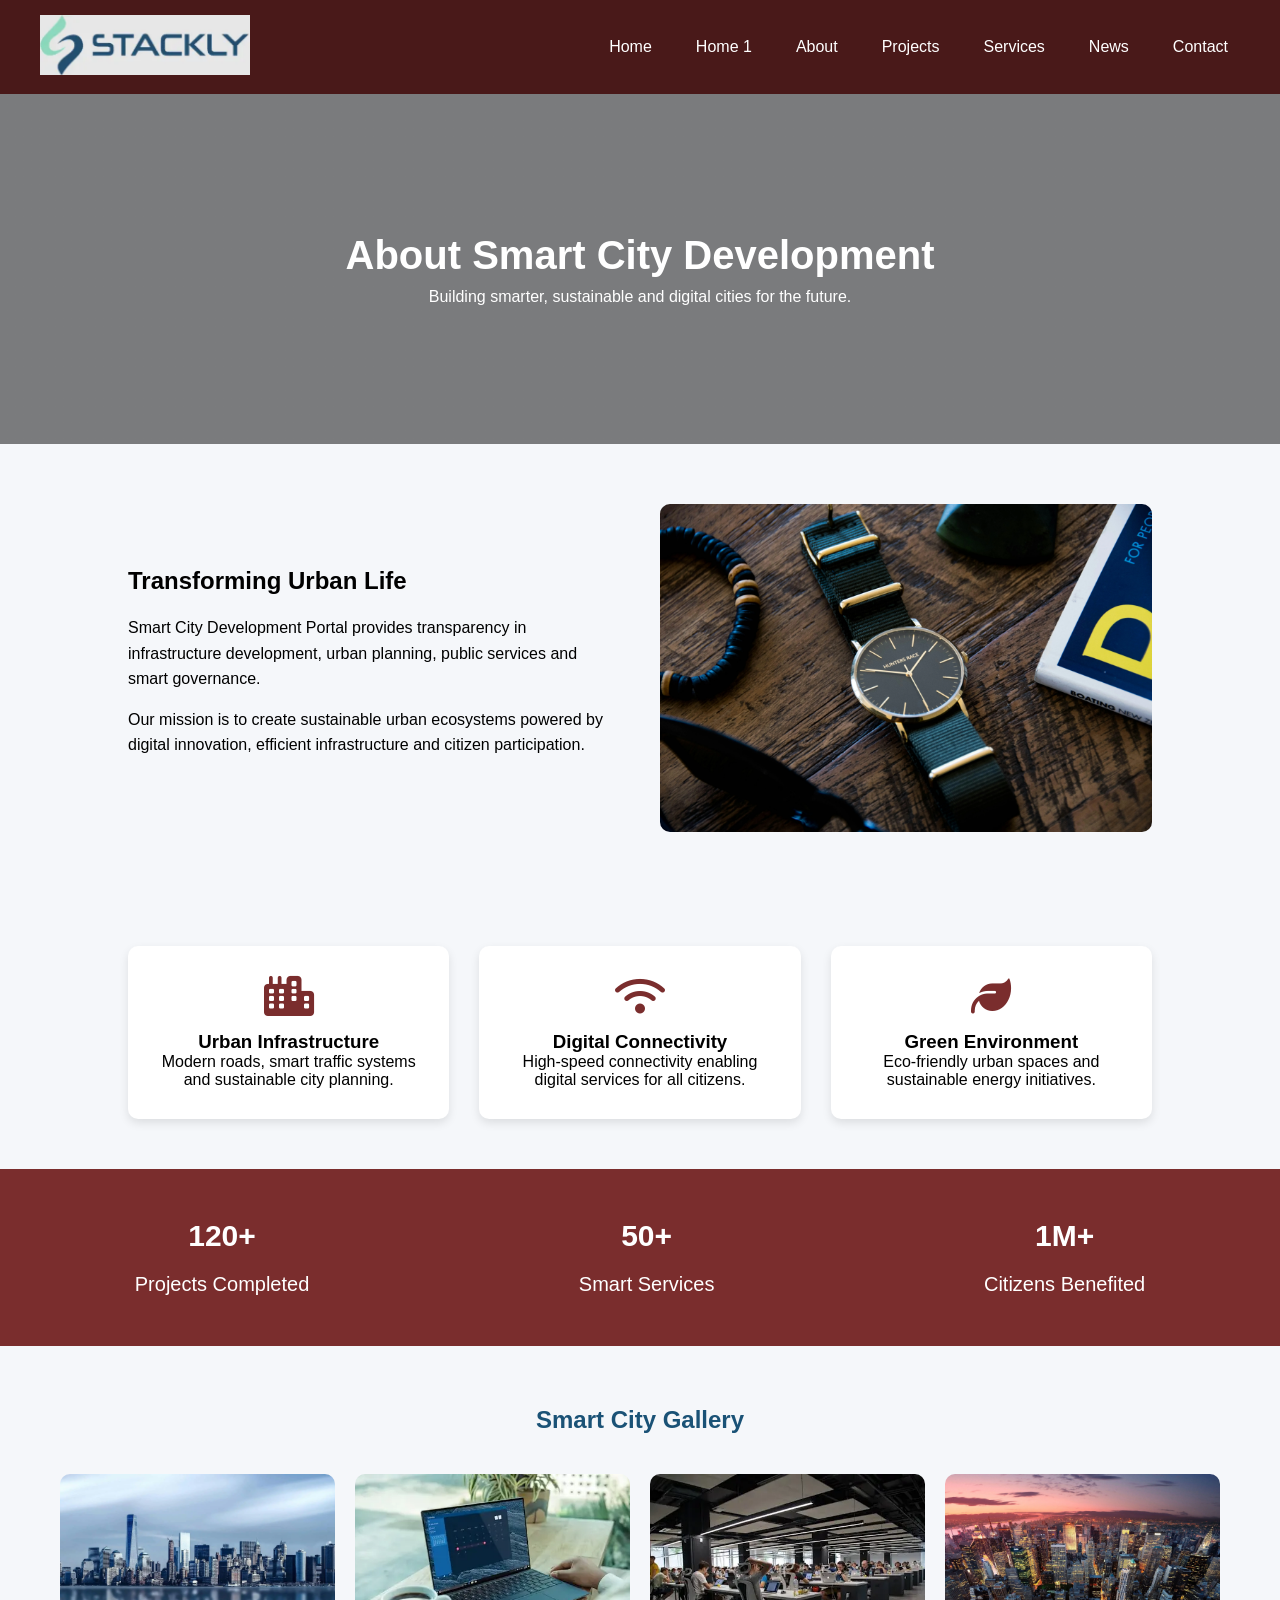
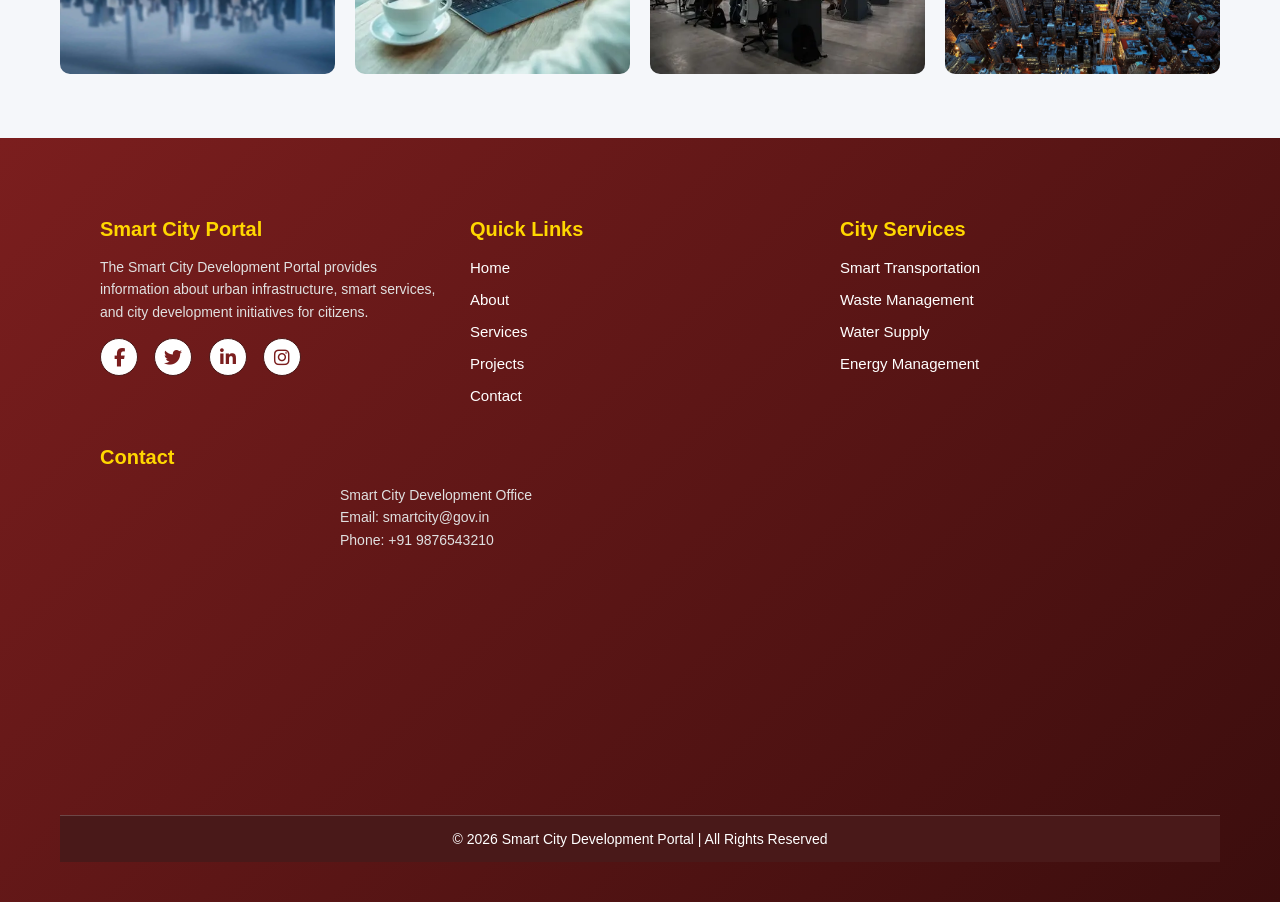
<file: about.html>
<!DOCTYPE html>
<html lang="en">
<head>
<link rel="stylesheet" href="footer.css">

    <link rel="stylesheet"
href="https://cdnjs.cloudflare.com/ajax/libs/font-awesome/6.5.0/css/all.min.css">
    <link rel="stylesheet"
href="https://cdnjs.cloudflare.com/ajax/libs/font-awesome/6.5.0/css/all.min.css">

<meta charset="UTF-8">
<meta name="viewport" content="width=device-width, initial-scale=1.0">

<title>About - Smart City Portal</title>

<link rel="stylesheet" href="style.css">

<link rel="stylesheet"
href="https://cdnjs.cloudflare.com/ajax/libs/font-awesome/6.5.0/css/all.min.css">

</head>

<body>
<header class="top-header">

  <a href="about.html">
    <img src="./images/white-logo.webp" class="site-logo">
  </a>

  <ul class="main-menu" id="mainMenu">
    <li><a href="index.html">Home</a></li>
    <li><a href="home1.html">Home 1</a></li>
    <li><a href="about.html">About</a></li>
    <li><a href="projects.html">Projects</a></li>
    <li><a href="services.html">Services</a></li>
    <li><a href="news.html">News</a></li>
    <li><a href="contact.html">Contact</a></li>
  </ul>

  <div class="hamburger" onclick="openMenu()">
    <i class="fa-solid fa-bars"></i>
  </div>

</header>
<!-- HERO SECTION -->

<section class="about-hero">

<h1>About Smart City Development</h1>
<p>Building smarter, sustainable and digital cities for the future.</p>

</section>


<!-- ABOUT INFO -->

<section class="about-section">

<div class="about-text">

<h2>Transforming Urban Life</h2>

<p>
Smart City Development Portal provides transparency
in infrastructure development, urban planning,
public services and smart governance.
</p>

<p>
Our mission is to create sustainable urban
ecosystems powered by digital innovation,
efficient infrastructure and citizen participation.
</p>

</div>

<div class="about-img">

<img src="./images/photo-1508057198894-247b23fe5ade (4).webp">

</div>

</section>


<!-- FEATURES -->

<section class="features">

<div class="feature-card">

<i class="fa-solid fa-city"></i>

<h3>Urban Infrastructure</h3>

<p>
Modern roads, smart traffic systems and
sustainable city planning.
</p>

</div>


<div class="feature-card">

<i class="fa-solid fa-wifi"></i>

<h3>Digital Connectivity</h3>

<p>
High-speed connectivity enabling digital
services for all citizens.
</p>

</div>


<div class="feature-card">

<i class="fa-solid fa-leaf"></i>

<h3>Green Environment</h3>

<p>
Eco-friendly urban spaces and
sustainable energy initiatives.
</p>

</div>

</section>


<!-- STATISTICS -->

<section class="stats">

<div class="stat-box">

<h2>120+</h2>
<p>Projects Completed</p>

</div>

<div class="stat-box">

<h2>50+</h2>
<p>Smart Services</p>

</div>

<div class="stat-box">

<h2>1M+</h2>
<p>Citizens Benefited</p>

</div>

</section>
<!-- GALLERY -->

<section class="gallery-section">
    <h2>Smart City Gallery</h2>
    <div class="gallery-container">
        <div class="gallery-item">
            <img src="./images/serene-city-skyline-reflection-66v8v8839ok723z9.webp" alt="City 1">
        </div>
        <div class="gallery-item">
            <img src="./images/photo-1593642634315-48f5414c3ad9.webp" alt="City 2">
        </div>
        <div class="gallery-item">
            <img src="./images/photo-1504384308090-c894fdcc538d.webp" alt="City 3">
        </div>
        <div class="gallery-item">
            <img src="./images/492726.webp" alt="City 4">
        </div>
    </div>
</section>
<footer class="footer">

<div class="footer-container">

<!-- About -->
<div class="footer-box">
<h3>Smart City Portal</h3>
<p>
The Smart City Development Portal provides information
about urban infrastructure, smart services, and city
development initiatives for citizens.
</p>

<div class="footer-social">
<a href="#"><i class="fa-brands fa-facebook-f"></i></a>
<a href="#"><i class="fa-brands fa-twitter"></i></a>
<a href="#"><i class="fa-brands fa-linkedin-in"></i></a>
<a href="#"><i class="fa-brands fa-instagram"></i></a>
</div>

</div>
<!-- Quick Links -->

<div class="footer-box">

<h3>Quick Links</h3>

<ul>
<li><a href="index.html">Home</a></li>
<li><a href="about.html">About</a></li>
<li><a href="services.html">Services</a></li>
<li><a href="projects.html">Projects</a></li>
<li><a href="contact.html">Contact</a></li>
</ul>

</div>


<!-- Services -->

<div class="footer-box">

<h3>City Services</h3>

<ul>
<li><a href="#">Smart Transportation</a></li>
<li><a href="#">Waste Management</a></li>
<li><a href="#">Water Supply</a></li>
<li><a href="#">Energy Management</a></li>
</ul>

</div>


<!-- Contact -->

<div class="footer-box">

<h3>Contact</h3>

<p>Smart City Development Office</p>
<p>Email: smartcity@gov.in</p>
<p>Phone: +91 9876543210</p>

</div>

</div>
<iframe
src="https://maps.google.com/maps?q=hyderabad&t=&z=13&ie=UTF8&iwloc=&output=embed"
width="1100"
height="200"
style="border:0;">
</iframe>

<div class="footer-bottom">

<p>© 2026 Smart City Development Portal | All Rights Reserved</p>

</div>

</footer>

<script>
function openMenu(){
  document.getElementById("mainMenu").classList.toggle("show");
}
</script>
</body>
</html>
</file>
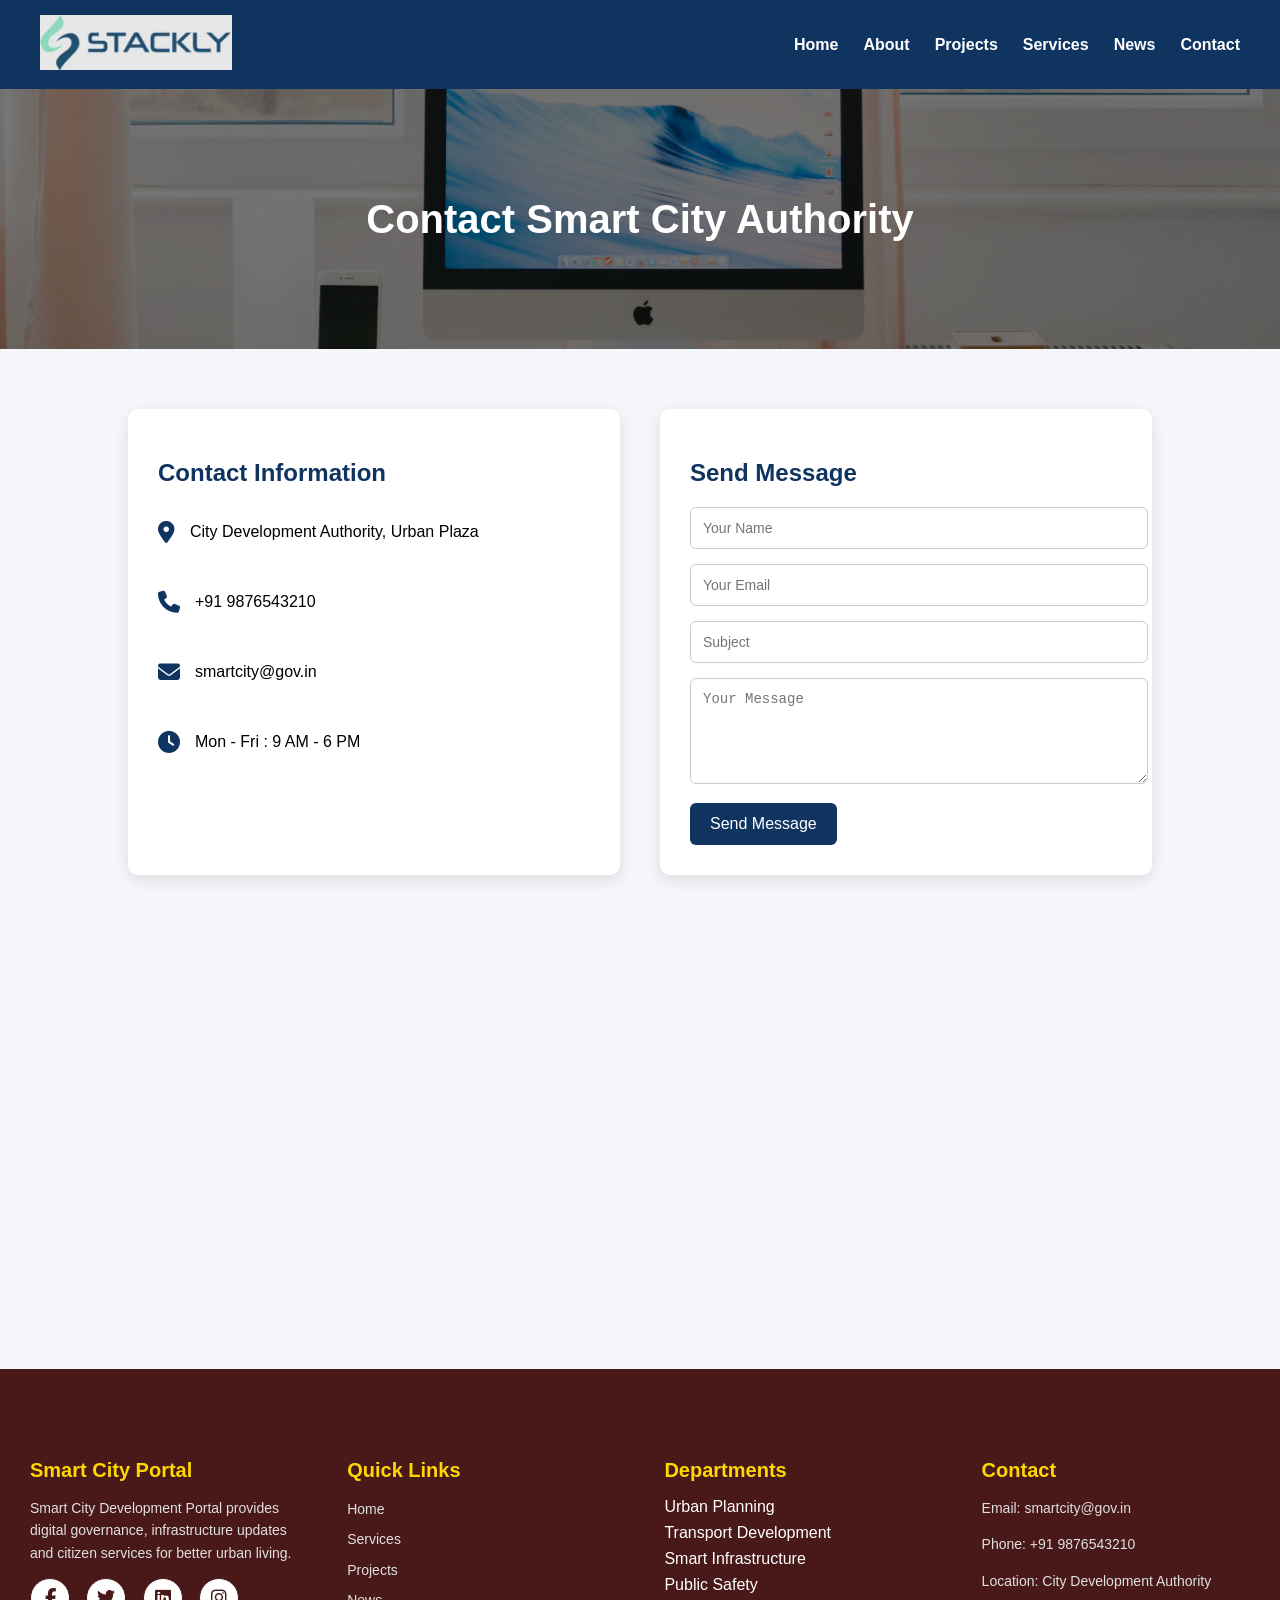
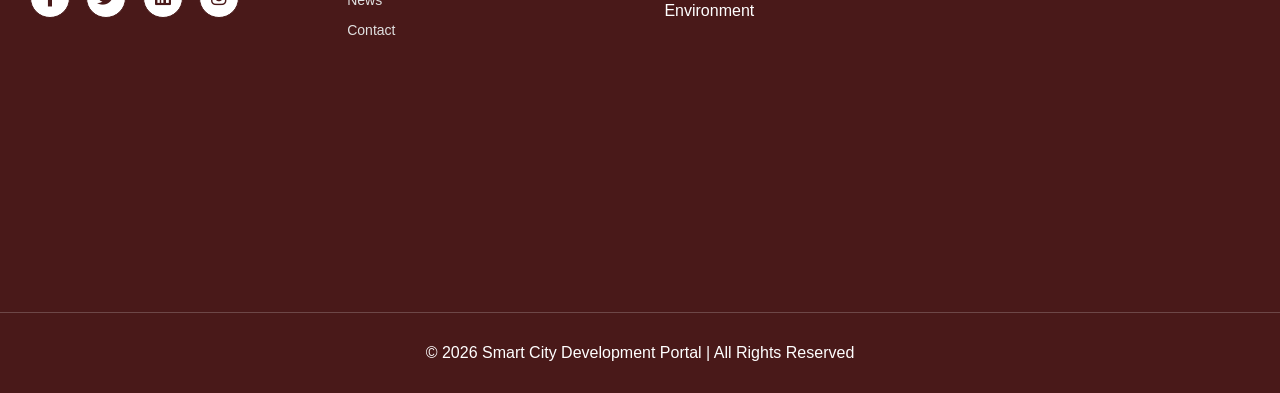
<file: contact.html>
<!DOCTYPE html>
<html>
<head>
    <link rel="stylesheet" href="footer.css">
<link rel="stylesheet" href="./news.css">
<link rel="stylesheet"
href="https://cdnjs.cloudflare.com/ajax/libs/font-awesome/6.5.0/css/all.min.css">
<title>Contact - Smart City Development Portal</title>

<meta name="viewport" content="width=device-width, initial-scale=1.0">

<link rel="stylesheet"
href="https://cdnjs.cloudflare.com/ajax/libs/font-awesome/6.5.0/css/all.min.css">

<style>

body{
margin:0;
font-family:Arial;
background:#f4f6fa;
}


/* HEADER */

header{
background:#0f3460;
color:white;
padding:20px;
text-align:center;
}

nav a{
color:white;
margin:12px;
text-decoration:none;
font-weight:bold;
}

nav a:hover{
color:#ffcc00;
}


/* HERO */

.contact-hero{
height:260px;
background:linear-gradient(rgba(0,0,0,0.5),rgba(0,0,0,0.5)),
url("./images/photo-1492724441997-5dc865305da7.webp");
background-size:cover;
background-position:center;
display:flex;
align-items:center;
justify-content:center;
color:white;
font-size:40px;
font-weight:bold;
}


/* CONTACT SECTION */

.contact-container{
display:grid;
grid-template-columns:1fr 1fr;
gap:40px;
padding:60px 10%;
}


/* CONTACT INFO */

.contact-info{
background:white;
padding:30px;
border-radius:10px;
box-shadow:0 5px 15px rgba(0,0,0,0.1);
}

.contact-info h2{
color:#0f3460;
margin-bottom:20px;
}

.info-box{
display:flex;
align-items:center;
margin-bottom:20px;
}

.info-box i{
font-size:22px;
color:#0f3460;
margin-right:15px;
}


/* FORM */

.contact-form{
background:white;
padding:30px;
border-radius:10px;
box-shadow:0 5px 15px rgba(0,0,0,0.1);
}

.contact-form h2{
color:#0f3460;
margin-bottom:20px;
}

.contact-form input,
.contact-form textarea{
width:100%;
padding:12px;
margin-bottom:15px;
border-radius:6px;
border:1px solid #ccc;
font-size:14px;
}

.contact-form button{
background:#0f3460;
color:white;
padding:12px 20px;
border:none;
border-radius:6px;
cursor:pointer;
font-size:16px;
transition:0.3s;
}

.contact-form button:hover{
background:#ffcc00;
color:black;
}


/* MAP */

.map{
padding:40px 10%;
}

.map iframe{
width:100%;
height:350px;
border:none;
border-radius:10px;
}


/* FOOTER */

.footer{
background:rgb(73,25,25);
padding-top:40px;
color:white;
}

.footer-container{
display:flex;
justify-content:space-between;
padding:30px;
flex-wrap:wrap;
}

.footer-box{
width:22%;
}

.footer-box h3{
margin-bottom:15px;
}

.footer-box p,
.footer-box a{
color:#e0e0e0;
font-size:14px;
line-height:1.6;
text-decoration:none;
}

.footer-box ul{
list-style:none;
padding:0;
}

.footer-box ul li{
margin-bottom:8px;
}

.footer-social a{
display:inline-block;
margin-right:12px;
font-size:18px;
width:38px;
height:38px;
text-align:center;
line-height:38px;
border-radius:50%;
background:white;
color:rgb(73,25,25);
border:1px solid rgb(73,25,25);
transition:0.3s;
}

.footer-social a:hover{
transform:translateY(-5px);
}

.footer-bottom{
text-align:center;
background:rgb(73,25,25);
padding:15px 0;
margin-top:20px;
}


/* RESPONSIVE */

@media(max-width:900px){

.contact-container{
grid-template-columns:1fr;
}

.footer-box{
width:45%;
margin-bottom:20px;
}

}

@media(max-width:500px){

.footer-box{
width:100%;
}

.contact-hero{
font-size:28px;
}

}

</style>

</head>


<body>

<header class="top-header">

<a href="contact.html">
<img src="./images/white-logo.webp" class="site-logo">
</a>

<ul class="main-menu" id="mainMenu">

<li><a href="home1.html">Home</a></li>
<li><a href="aboutus.html">About</a></li>
<li><a href="projects.html">Projects</a></li>
<li><a href="services.html">Services</a></li>
<li><a href="news.html">News</a></li>
<li><a href="contact.html">Contact</a></li>

</ul>

<div class="hamburger" onclick="openMenu()">
<i class="fa-solid fa-bars"></i>
</div>

</header>


<div class="contact-hero">

Contact Smart City Authority

</div>



<section class="contact-container">


<div class="contact-info">

<h2>Contact Information</h2>

<div class="info-box">

<i class="fa-solid fa-location-dot"></i>

<p>City Development Authority, Urban Plaza</p>

</div>


<div class="info-box">

<i class="fa-solid fa-phone"></i>

<p>+91 9876543210</p>

</div>


<div class="info-box">

<i class="fa-solid fa-envelope"></i>

<p>smartcity@gov.in</p>

</div>


<div class="info-box">

<i class="fa-solid fa-clock"></i>

<p>Mon - Fri : 9 AM - 6 PM</p>

</div>

</div>



<div class="contact-form">

<h2>Send Message</h2>

<form>

<input type="text" placeholder="Your Name" required>

<input type="email" placeholder="Your Email" required>

<input type="text" placeholder="Subject">

<textarea rows="5" placeholder="Your Message"></textarea>

<button type="submit">Send Message</button>

</form>

</div>


</section>



<section class="map">

<iframe
src="https://maps.google.com/maps?q=hyderabad&t=&z=13&ie=UTF8&iwloc=&output=embed">
</iframe>

</section>



<footer class="footer">

<div class="footer-container">


<div class="footer-box">

<h3>Smart City Portal</h3>

<p>
Smart City Development Portal provides digital governance,
infrastructure updates and citizen services for better urban living.
</p>

<div class="footer-social">

<a href="#"><i class="fa-brands fa-facebook-f"></i></a>

<a href="#"><i class="fa-brands fa-twitter"></i></a>

<a href="#"><i class="fa-brands fa-linkedin"></i></a>

<a href="#"><i class="fa-brands fa-instagram"></i></a>

</div>

</div>



<div class="footer-box">

<h3>Quick Links</h3>

<ul>

<li><a href="index.html">Home</a></li>

<li><a href="services.html">Services</a></li>

<li><a href="projects.html">Projects</a></li>

<li><a href="news.html">News</a></li>

<li><a href="contact.html">Contact</a></li>

</ul>

</div>



<div class="footer-box">

<h3>Departments</h3>

<ul>

<li>Urban Planning</li>

<li>Transport Development</li>

<li>Smart Infrastructure</li>

<li>Public Safety</li>

<li>Environment</li>

</ul>

</div>



<div class="footer-box">

<h3>Contact</h3>

<p>Email: smartcity@gov.in</p>

<p>Phone: +91 9876543210</p>

<p>Location: City Development Authority</p>

</div>


</div>

<iframe
src="https://maps.google.com/maps?q=hyderabad&t=&z=13&ie=UTF8&iwloc=&output=embed"
width="1100"
height="200"
style="border:0;">
</iframe>
<div class="footer-bottom">

<p>© 2026 Smart City Development Portal | All Rights Reserved</p>

</div>

</footer>

<script>
function openMenu(){
document.getElementById("mainMenu").classList.toggle("show");
}
</script>
</body>
</html>
</file>
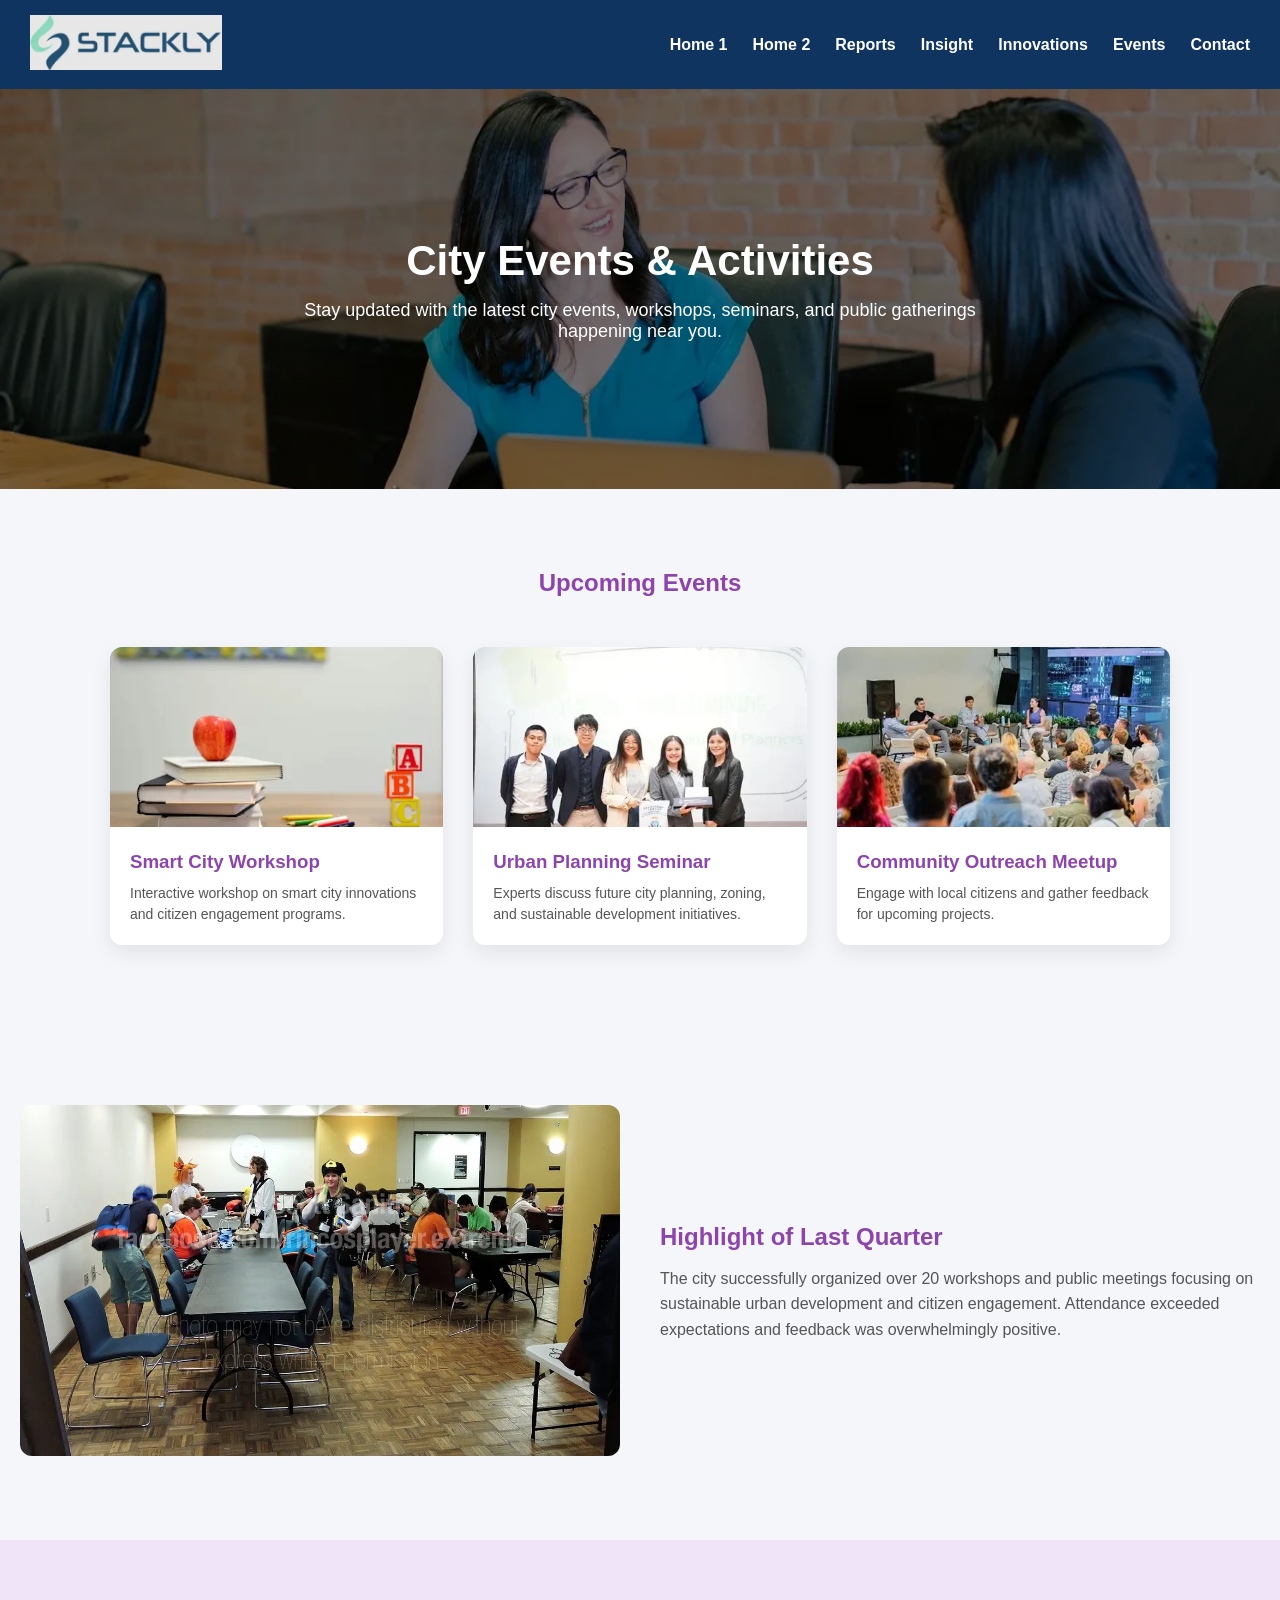
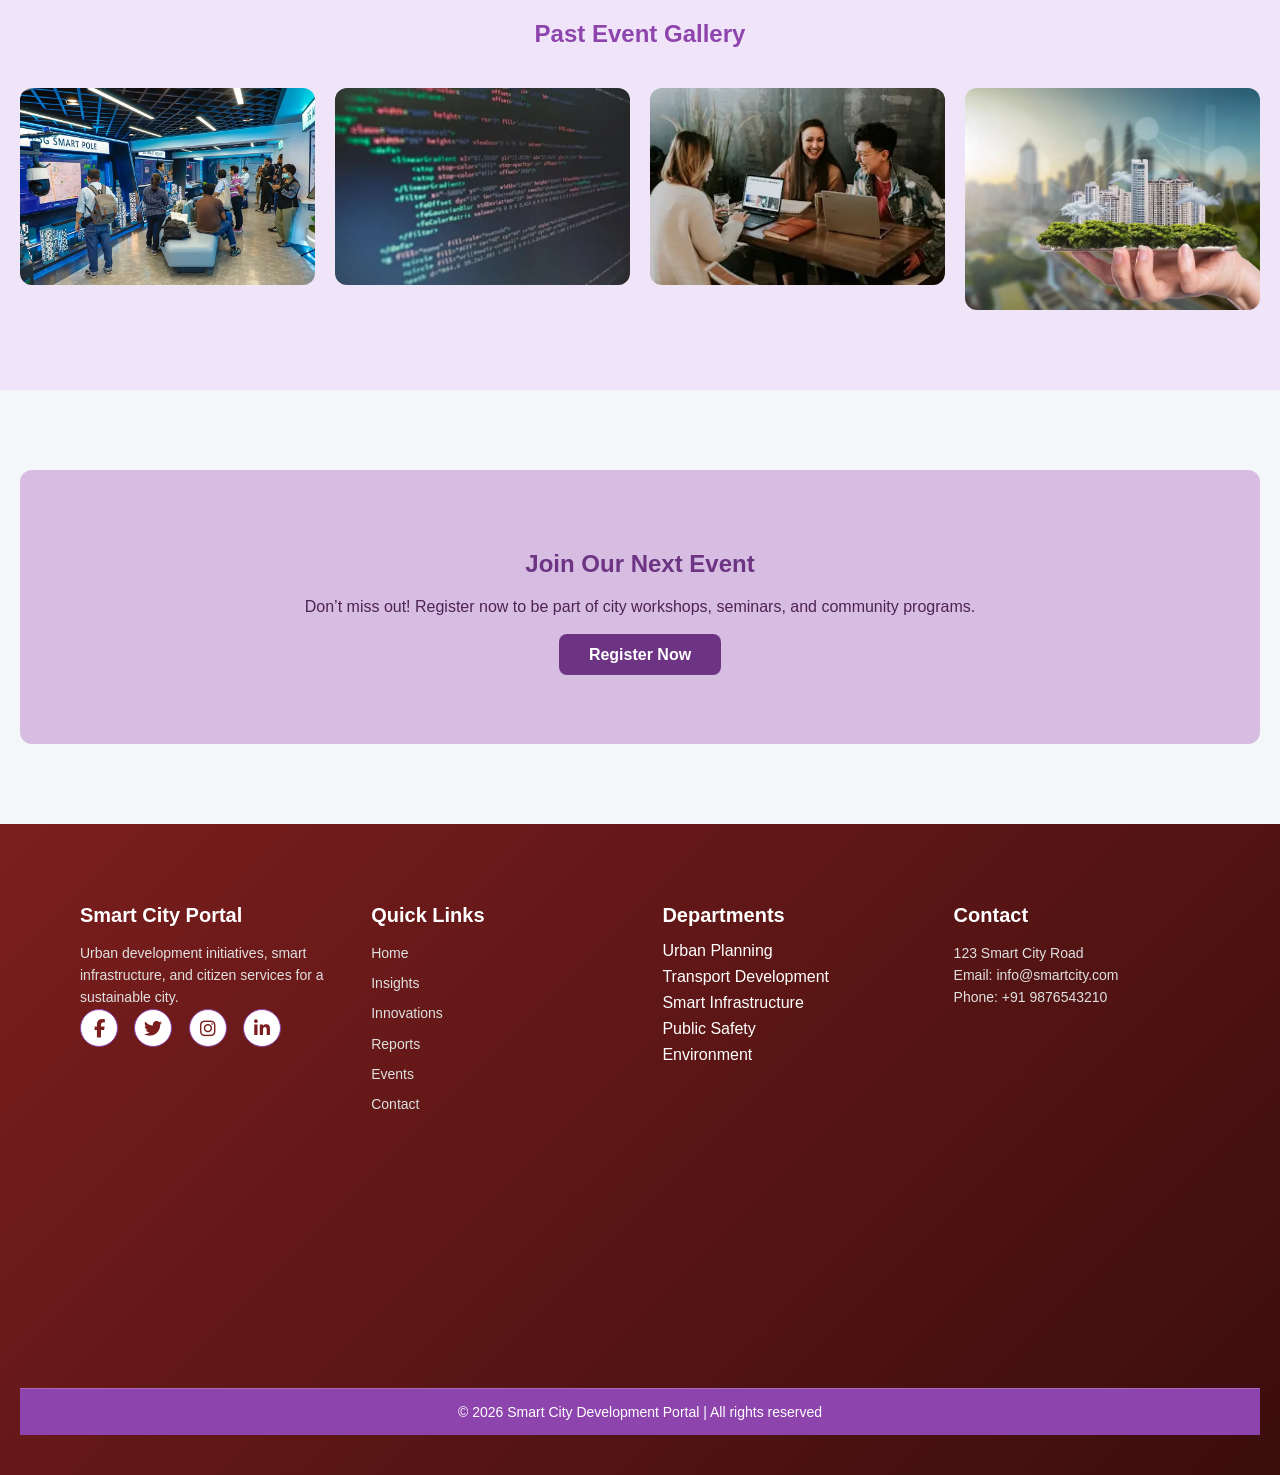
<file: events.html>
<!DOCTYPE html>
<html lang="en">
<head>
<meta charset="UTF-8">
<meta name="viewport" content="width=device-width, initial-scale=1.0">
<title>Events - Smart City Portal</title>
<link rel="stylesheet" href="header.css">
<link rel="stylesheet" href="footer.css">
<link rel="stylesheet"
href="https://cdnjs.cloudflare.com/ajax/libs/font-awesome/6.5.0/css/all.min.css">
<link rel="stylesheet" href="https://cdnjs.cloudflare.com/ajax/libs/font-awesome/6.5.0/css/all.min.css">
<style>
/* ===== GLOBAL ===== */
*{margin:0;padding:0;box-sizing:border-box;font-family:"Poppins",sans-serif;}
body{background:#f4f6fa;color:#333;}
a{text-decoration:none;color:inherit;}
ul{list-style:none;}

/* ===== HEADER ===== */
header{
  display:flex; justify-content:space-between; align-items:center;
  padding:18px 40px; background:#8e44ad; color:white; /* unique Events page color */
}
header img{height:60px;}
nav a{margin:0 15px; font-weight:bold; color:white; transition:0.3s;}
nav a:hover{color:#ffcc00;}
.menu-toggle{display:none; font-size:28px; cursor:pointer;}

/* ===== HERO ===== */
.hero{
  height:400px; display:flex; flex-direction:column; align-items:center; justify-content:center; text-align:center;
  background: linear-gradient(rgba(0,0,0,0.5), rgba(0,0,0,0.5)), 
              url('./images/photo-1551836022-d5d88e9218df.webp');
  background-size:cover; background-position:center; color:white;
}
.hero h1{font-size:42px; margin-bottom:15px; animation:slideDown 1s;}
.hero p{font-size:18px; max-width:700px; animation:fadeIn 2s;}
@keyframes slideDown{from{opacity:0; transform:translateY(-50px);}to{opacity:1; transform:translateY(0);}}
@keyframes fadeIn{from{opacity:0;}to{opacity:1;}}

/* ===== SECTION: UPCOMING EVENTS ===== */
.upcoming-events{padding:80px 20px; max-width:1100px; margin:auto;}
.upcoming-events h2{text-align:center; color:#8e44ad; margin-bottom:50px;}
.event-grid{display:grid; grid-template-columns:repeat(auto-fit,minmax(250px,1fr)); gap:30px;}
.event-card{background:white; border-radius:12px; overflow:hidden; box-shadow:0 8px 20px rgba(0,0,0,0.08); transition:transform 0.3s;}
.event-card:hover{transform:translateY(-6px);}
.event-card img{width:100%; height:180px; object-fit:cover;}
.event-card .event-info{padding:20px;}
.event-card .event-info h3{color:#8e44ad; margin-bottom:10px;}
.event-card .event-info p{color:#555; font-size:14px; line-height:1.5;}

/* ===== SECTION: EVENT HIGHLIGHTS ===== */
.highlights{display:flex; gap:40px; padding:80px 20px; flex-wrap:wrap; align-items:center;}
.highlight-img{flex:1 1 45%;}
.highlight-img img{width:100%; border-radius:12px;}
.highlight-text{flex:1 1 45%;}
.highlight-text h2{color:#8e44ad; margin-bottom:15px;}
.highlight-text p{color:#555; line-height:1.6;}

/* ===== SECTION: PAST EVENTS GALLERY ===== */
.gallery{padding:80px 20px; background:#f0e5f8;}
.gallery h2{text-align:center; color:#8e44ad; margin-bottom:40px;}
.gallery-grid{display:grid; grid-template-columns:repeat(auto-fit,minmax(200px,1fr)); gap:20px;}
.gallery-grid img{width:100%; border-radius:12px; transition:0.3s;}
.gallery-grid img:hover{transform:scale(1.05);}

/* ===== SECTION: EVENT CTA ===== */
.cta-section{
  padding:80px 20px; text-align:center; background:#d7bde2; border-radius:12px; margin:80px 20px;
}
.cta-section h2{color:#6c3483; margin-bottom:20px;}
.cta-section p{color:#4d2354; margin-bottom:30px; font-size:16px;}
.cta-section a{
  background:#6c3483; color:white; padding:12px 30px; border-radius:8px; font-weight:bold; transition:0.3s;
}
.cta-section a:hover{background:#ffcc00; color:#1a1a1a;}

/* ===== FOOTER ===== */
footer{
  background:#8e44ad; color:white; padding:40px 20px;
}
.footer-container{
  display:flex; justify-content:space-between; flex-wrap:wrap; max-width:1200px; margin:auto; gap:30px;
}
.footer-box h3{font-size:20px; margin-bottom:15px; color:white;}
.footer-box p,.footer-box a{font-size:14px; color:#e0e0e0; line-height:1.6;}
.footer-box ul li{margin-bottom:8px;}
.footer-box ul li a:hover{color:#ffcc00;}
.footer-social a{
  display:inline-block;margin-right:12px;font-size:18px;width:38px;height:38px;text-align:center;line-height:38px;
  border-radius:50%;background:white;color:#8e44ad;border:1px solid #8e44ad;transition:0.3s;
}
.footer-social a:hover{background:#8e44ad;color:white;transform:translateY(-5px);}
.footer-bottom{text-align:center;background:#8e44ad;padding:15px 0;margin-top:20px;font-size:14px;}

/* RESPONSIVE */
@media(max-width:900px){
  .highlights{flex-direction:column;}
}
</style>
</head>
<body>

<!-- HEADER -->
<header class="top-header">

  <a href="events.html">
    <img src="./images/white-logo.webp" class="site-logo">
  </a>

  <ul class="main-menu" id="mainMenu">
    <li><a href="home1.html">Home 1</a></li>
    <li><a href="home2.html">Home 2</a></li>
    <li><a href="reports.html">Reports</a></li>
    <li><a href="insight.html">Insight</a></li>
    <li><a href="invocations.html">Innovations</a></li>
    <li><a href="events.html">Events</a></li>
    <li><a href="contact.html">Contact</a></li>
  </ul>

  <div class="hamburger" onclick="openMenu()">
    <i class="fa-solid fa-bars"></i>
  </div>

</header>
<!-- HERO -->
<div class="hero">
    <h1>City Events & Activities</h1>
    <p>Stay updated with the latest city events, workshops, seminars, and public gatherings happening near you.</p>
</div>

<!-- SECTION 1: UPCOMING EVENTS -->
<section class="upcoming-events">
    <h2>Upcoming Events</h2>
    <div class="event-grid">
        <div class="event-card">
            <img src="./images/photo-1503676260728-1c00da094a0b.webp" alt="Event 1">
            <div class="event-info">
                <h3>Smart City Workshop</h3>
                <p>Interactive workshop on smart city innovations and citizen engagement programs.</p>
            </div>
        </div>
        <div class="event-card">
            <img src="./images/OIP (1).webp" alt="Event 2">
            <div class="event-info">
                <h3>Urban Planning Seminar</h3>
                <p>Experts discuss future city planning, zoning, and sustainable development initiatives.</p>
            </div>
        </div>
        <div class="event-card">
            <img src="./images/11 (1).webp" alt="Event 3">
            <div class="event-info">
                <h3>Community Outreach Meetup</h3>
                <p>Engage with local citizens and gather feedback for upcoming projects.</p>
            </div>
        </div>
    </div>
</section>

<!-- SECTION 2: EVENT HIGHLIGHTS -->
<section class="highlights">
    <div class="highlight-img">
        <img src="./images/12.webp" alt="Highlight">
    </div>
    <div class="highlight-text">
        <h2>Highlight of Last Quarter</h2>
        <p>The city successfully organized over 20 workshops and public meetings focusing on sustainable urban development and citizen engagement. Attendance exceeded expectations and feedback was overwhelmingly positive.</p>
    </div>
</section>

<!-- SECTION 3: PAST EVENTS GALLERY -->
<section class="gallery">
    <h2>Past Event Gallery</h2>
    <div class="gallery-grid">
        <img src="./images/13.webp" alt="Past Event 1">
        <img src="./images/14.webp" alt="Past Event 2">
        <img src="./images/15.webp" alt="Past Event 3">
        <img src="./images/History-of-smart-cities.webp" alt="Past Event 4">
    </div>
</section>

<!-- SECTION 4: EVENT CTA -->
<section class="cta-section">
    <h2>Join Our Next Event</h2>
    <p>Don’t miss out! Register now to be part of city workshops, seminars, and community programs.</p>
    <a href="#">Register Now</a>
</section>
<style>

.footer{
background:linear-gradient(135deg,#7b1e1e,#3b0d0d);
color:white;
padding-top:40px;
font-family:Arial;
}

.footer-container{
display:flex;
justify-content:space-between;
flex-wrap:wrap;
padding:40px;
}

.footer-box{
width:22%;
}

.footer-box h3{
margin-bottom:15px;
}

.footer-box p,
.footer-box a{
color:#e0e0e0;
font-size:14px;
line-height:1.6;
text-decoration:none;
}

.footer-box ul{
list-style:none;
padding:0;
}

.footer-box ul li{
margin-bottom:8px;
}

.footer-social a{
display:inline-block;
margin-right:12px;
font-size:18px;
width:38px;
height:38px;
text-align:center;
line-height:38px;
border-radius:50%;
background:white;
color:#7b1e1e;
transition:0.3s;
}

.footer-social a:hover{
transform:translateY(-5px);
}

.footer-bottom{
text-align:center;
padding:15px 0;
border-top:1px solid rgba(255,255,255,0.2);
margin-top:20px;
}

@media(max-width:900px){
.footer-box{
width:45%;
margin-bottom:25px;
}
}

@media(max-width:500px){
.footer-box{
width:100%;
}
}

</style>


<footer class="footer">

<div class="footer-container">

<div class="footer-box">
<h3>Smart City Portal</h3>
<p>
Urban development initiatives, smart infrastructure,
and citizen services for a sustainable city.
</p>

<div class="footer-social">
<a href="#"><i class="fa-brands fa-facebook-f"></i></a>
<a href="#"><i class="fa-brands fa-twitter"></i></a>
<a href="#"><i class="fa-brands fa-instagram"></i></a>
<a href="#"><i class="fa-brands fa-linkedin-in"></i></a>
</div>
</div>


<div class="footer-box">
<h3>Quick Links</h3>
<ul>
<li><a href="home2.html">Home</a></li>
<li><a href="insights.html">Insights</a></li>
<li><a href="innovations.html">Innovations</a></li>
<li><a href="reports.html">Reports</a></li>
<li><a href="events.html">Events</a></li>
<li><a href="contact.html">Contact</a></li>
</ul>
</div>


<div class="footer-box">
<h3>Departments</h3>
<ul>
<li>Urban Planning</li>
<li>Transport Development</li>
<li>Smart Infrastructure</li>
<li>Public Safety</li>
<li>Environment</li>
</ul>
</div>


<div class="footer-box">
<h3>Contact</h3>
<p>123 Smart City Road</p>
<p>Email: info@smartcity.com</p>
<p>Phone: +91 9876543210</p>
</div>

</div>
<iframe
src="https://maps.google.com/maps?q=hyderabad&t=&z=13&ie=UTF8&iwloc=&output=embed"
width="1100"
height="200"
style="border:0;">
</iframe>
<div class="footer-bottom">
© 2026 Smart City Development Portal | All rights reserved
</div>

</footer>
<script>
function openMenu(){
  document.getElementById("mainMenu").classList.toggle("show");
}
</script>
</body>
</html>
</file>
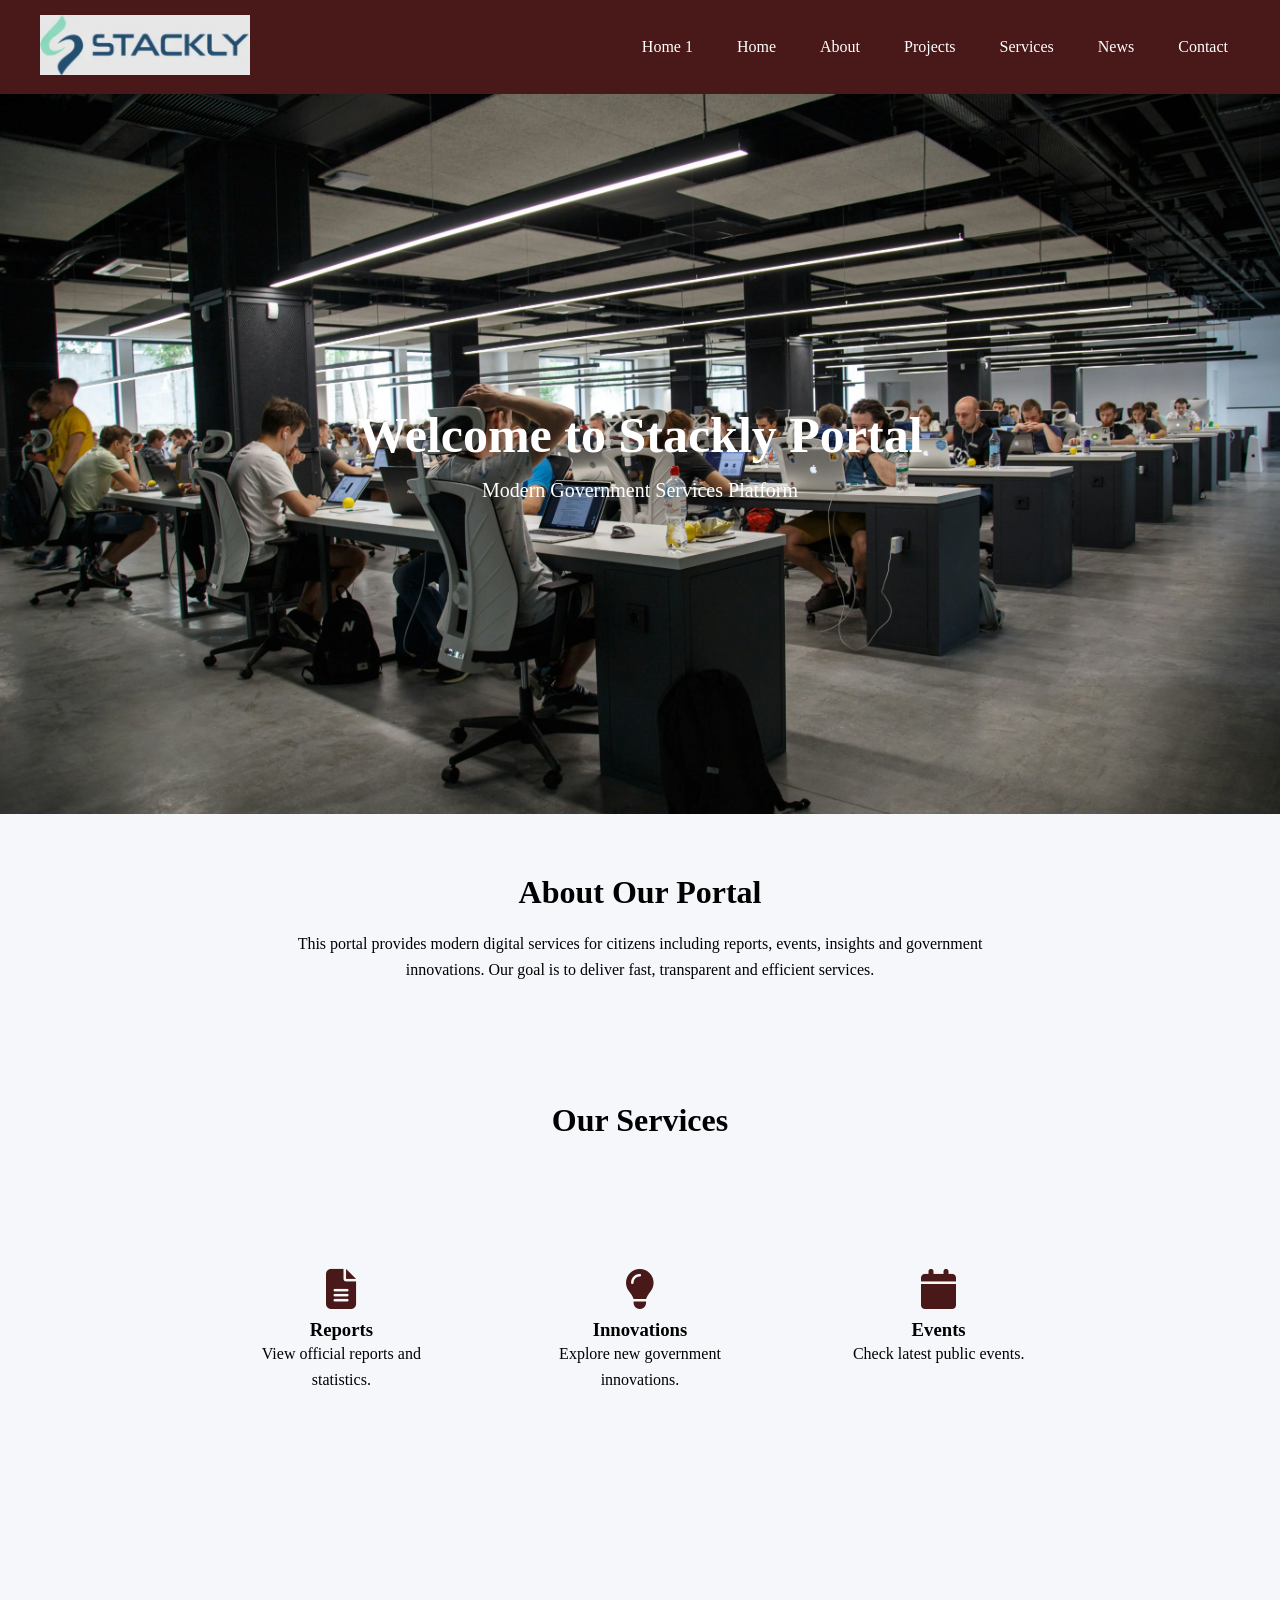
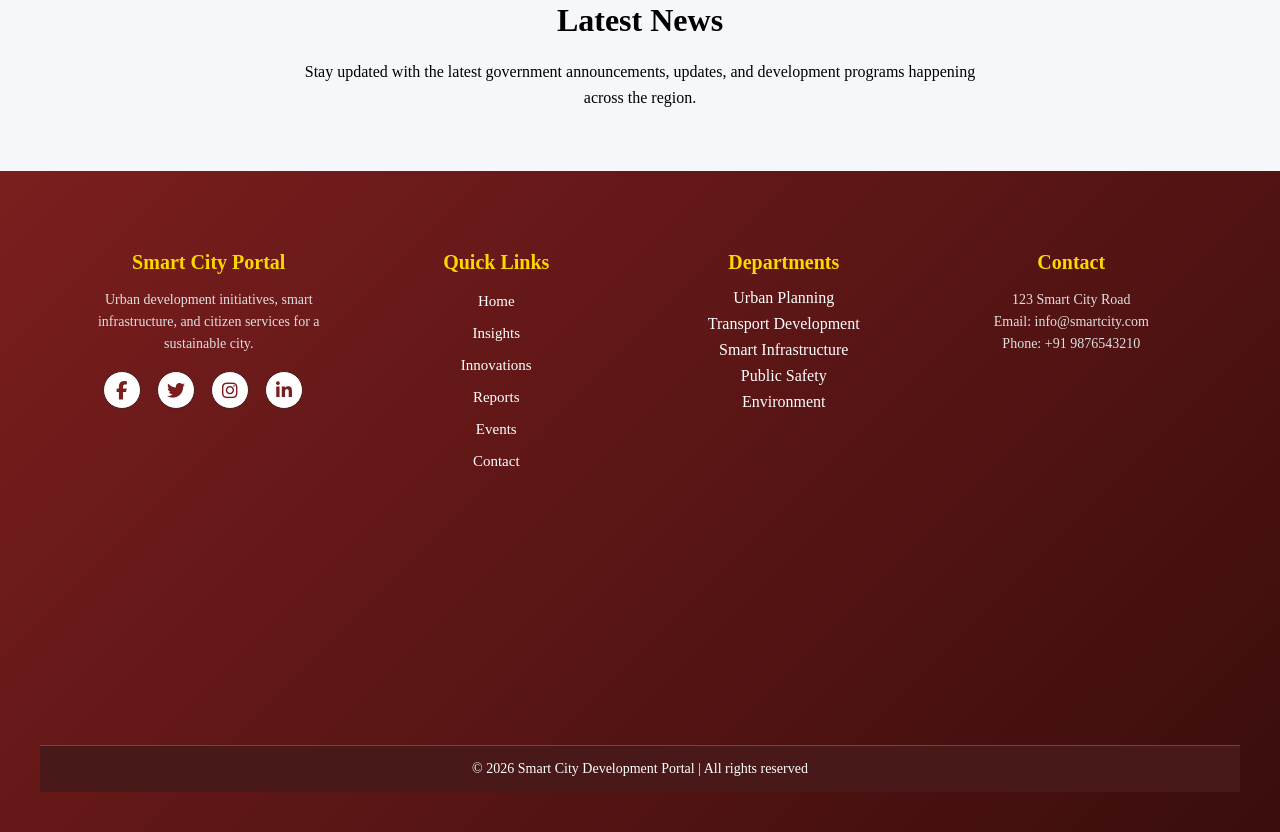
<file: home1.html>
<!DOCTYPE html>
<html lang="en">
<head>
<meta charset="UTF-8">
<meta name="viewport" content="width=device-width, initial-scale=1.0">
<title>Home 1</title>
<link rel="stylesheet" href="footer.css">
<link rel="stylesheet" href="./style.css">
<link rel="stylesheet" href="https://cdnjs.cloudflare.com/ajax/libs/font-awesome/6.5.0/css/all.min.css">

<style>

/* GLOBAL */
*{
margin:0;
padding:0;
box-sizing:border-box;
font-family:Poppins;
}

/* HEADER */

.header{
display:flex;
justify-content:space-between;
align-items:center;
padding:15px 40px;
background:rgb(73,25,25);
position:relative;
}

.logo img{
height:60px;
}

.navbar{
display:flex;
gap:20px;
}

.navbar a{
color:white;
text-decoration:none;
font-size:16px;
}

.navbar a:hover{
color:gold;
}

.menu-toggle{
display:none;
font-size:28px;
color:white;
cursor:pointer;
}

/* HERO */

.hero{
height:80vh;
background:url("./images/16.webp") center/cover no-repeat;
display:flex;
align-items:center;
justify-content:center;
text-align:center;
color:white;
}

.hero h1{
font-size:50px;
margin-bottom:15px;
}

.hero p{
font-size:20px;
}

/* SECTION */

.section{
padding:60px 80px;
text-align:center;
}

.section h2{
margin-bottom:20px;
font-size:32px;
}

.section p{
max-width:700px;
margin:auto;
line-height:1.6;
}

/* SERVICES */

.services{
display:flex;
justify-content:space-around;
margin-top:40px;
flex-wrap:wrap;
}

.service{
width:250px;
padding:20px;
}

.service i{
font-size:40px;
color:rgb(73,25,25);
margin-bottom:10px;
}

/* FOOTER */

.footer{
background:rgb(73,25,25);
color:white;
padding:40px;
text-align:center;
}

/* MOBILE */

@media(max-width:900px){

.navbar{
display:none;
flex-direction:column;
background:rgb(73,25,25);
position:absolute;
top:70px;
right:0;
width:220px;
padding:20px;
max-height:60vh;
overflow-y:auto;
}

.navbar.active{
display:flex;
}

.menu-toggle{
display:block;
}

.hero h1{
font-size:32px;
}

.section{
padding:40px 20px;
}

}

</style>
</head>

<body>

<!-- HEADER -->
<header class="top-header">
    <a href="home1.html">
        <img src="./images/white-logo.webp" class="site-logo">
    </a>

    <ul class="main-menu" id="mainMenu">
        <li><a href="home1.html">Home 1</a></li>
         <li><a href="index.html">Home</a></li>
        <li><a href="about.html">About</a></li>
        <li><a href="projects.html">Projects</a></li>
        <li><a href="services.html">Services</a></li>
        <li><a href="news.html">News</a></li>
        <li><a href="contact.html">Contact</a></li>
    </ul>

    <div class="hamburger" onclick="openMenu()">
        <i class="fa-solid fa-bars"></i>
    </div>
</header>

<script>
function openMenu(){
    document.getElementById("mainMenu").classList.toggle("show");
}
</script>
<!-- HERO -->

<section class="hero">

<div>
<h1>Welcome to Stackly Portal</h1>
<p>Modern Government Services Platform</p>
</div>

</section>

<!-- ABOUT SECTION -->

<section class="section">

<h2>About Our Portal</h2>

<p>
This portal provides modern digital services for citizens including reports,
events, insights and government innovations. Our goal is to deliver fast,
transparent and efficient services.
</p>

</section>

<!-- SERVICES SECTION -->

<section class="section">

<h2>Our Services</h2>

<div class="services">

<div class="service">
<i class="fa-solid fa-file-lines"></i>
<h3>Reports</h3>
<p>View official reports and statistics.</p>
</div>

<div class="service">
<i class="fa-solid fa-lightbulb"></i>
<h3>Innovations</h3>
<p>Explore new government innovations.</p>
</div>

<div class="service">
<i class="fa-solid fa-calendar"></i>
<h3>Events</h3>
<p>Check latest public events.</p>
</div>

</div>

</section>

<!-- NEWS SECTION -->

<section class="section">

<h2>Latest News</h2>

<p>
Stay updated with the latest government announcements, updates,
and development programs happening across the region.
</p>

</section>

<!-- FOOTER -->

<style>

.footer{
background:linear-gradient(135deg,#7b1e1e,#3b0d0d);
color:white;
padding-top:40px;
font-family:Arial;
}

.footer-container{
display:flex;
justify-content:space-between;
flex-wrap:wrap;
padding:40px;
}

.footer-box{
width:22%;
}

.footer-box h3{
margin-bottom:15px;
}

.footer-box p,
.footer-box a{
color:#e0e0e0;
font-size:14px;
line-height:1.6;
text-decoration:none;
}

.footer-box ul{
list-style:none;
padding:0;
}

.footer-box ul li{
margin-bottom:8px;
}

.footer-social a{
display:inline-block;
margin-right:12px;
font-size:18px;
width:38px;
height:38px;
text-align:center;
line-height:38px;
border-radius:50%;
background:white;
color:#7b1e1e;
transition:0.3s;
}

.footer-social a:hover{
transform:translateY(-5px);
}

.footer-bottom{
text-align:center;
padding:15px 0;
border-top:1px solid rgba(255,255,255,0.2);
margin-top:20px;
}

@media(max-width:900px){
.footer-box{
width:45%;
margin-bottom:25px;
}
}

@media(max-width:500px){
.footer-box{
width:100%;
}
}

</style>


<footer class="footer">

<div class="footer-container">

<div class="footer-box">
<h3>Smart City Portal</h3>
<p>
Urban development initiatives, smart infrastructure,
and citizen services for a sustainable city.
</p>

<div class="footer-social">
<a href="#"><i class="fa-brands fa-facebook-f"></i></a>
<a href="#"><i class="fa-brands fa-twitter"></i></a>
<a href="#"><i class="fa-brands fa-instagram"></i></a>
<a href="#"><i class="fa-brands fa-linkedin-in"></i></a>
</div>
</div>


<div class="footer-box">
<h3>Quick Links</h3>
<ul>
<li><a href="home2.html">Home</a></li>
<li><a href="insights.html">Insights</a></li>
<li><a href="innovations.html">Innovations</a></li>
<li><a href="reports.html">Reports</a></li>
<li><a href="events.html">Events</a></li>
<li><a href="contact.html">Contact</a></li>
</ul>
</div>


<div class="footer-box">
<h3>Departments</h3>
<ul>
<li>Urban Planning</li>
<li>Transport Development</li>
<li>Smart Infrastructure</li>
<li>Public Safety</li>
<li>Environment</li>
</ul>
</div>


<div class="footer-box">
<h3>Contact</h3>
<p>123 Smart City Road</p>
<p>Email: info@smartcity.com</p>
<p>Phone: +91 9876543210</p>
</div>

</div>
<iframe
src="https://maps.google.com/maps?q=hyderabad&t=&z=13&ie=UTF8&iwloc=&output=embed"
width="1100"
height="200"
style="border:0;">
</iframe>
<div class="footer-bottom">
© 2026 Smart City Development Portal | All rights reserved
</div>

</footer>
<script>
function openMenu(){
    document.getElementById("mainMenu").classList.toggle("show");
}

// Mobile dropdown toggle
document.querySelectorAll('#mainMenu .dropdown > a').forEach(item => {
    item.addEventListener('click', function(e){
        if(window.innerWidth <= 900){
            e.preventDefault();
            const dropdown = this.nextElementSibling;
            dropdown.classList.toggle('show');
        }
    });
});
</script>

</body>
</html>
</file>
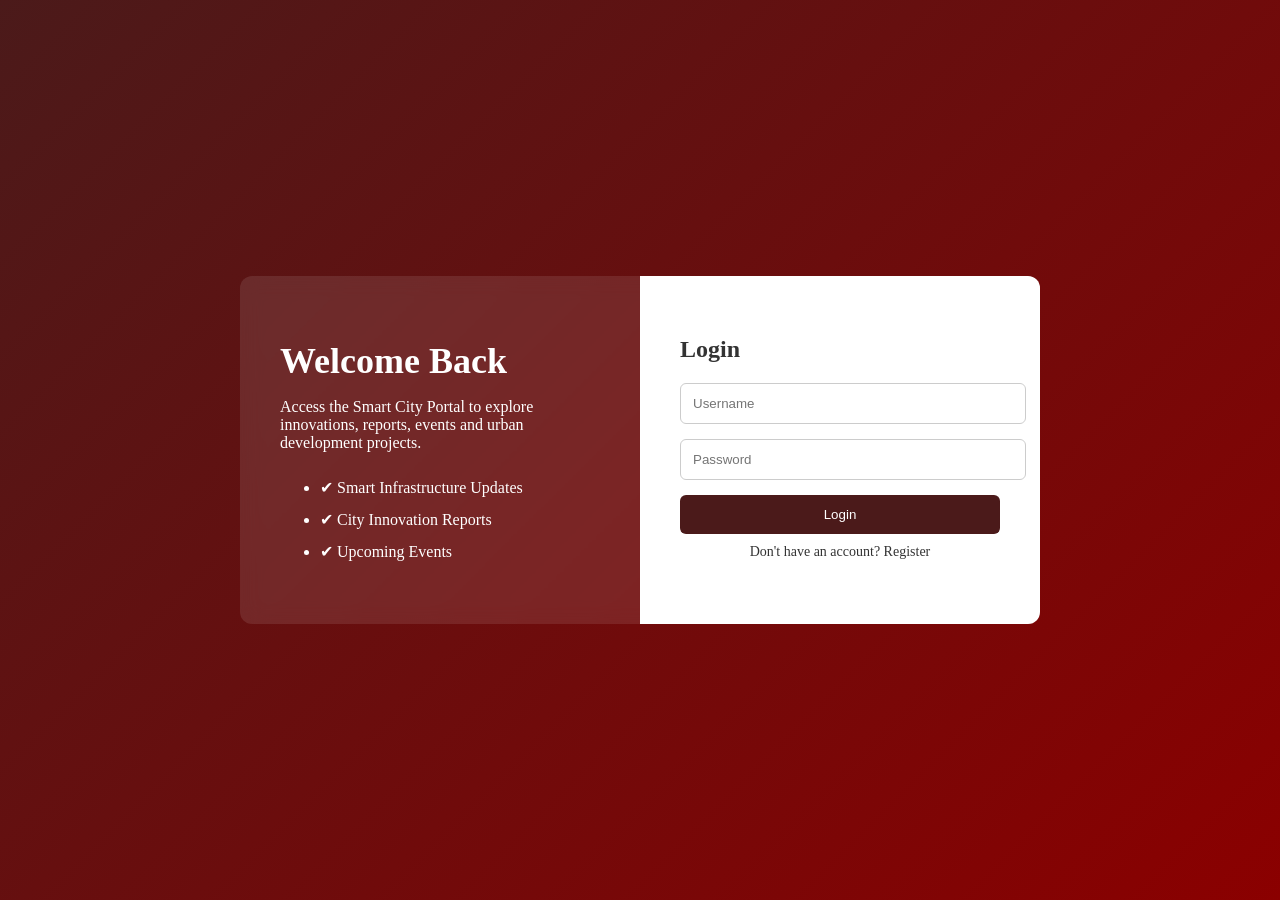
<file: login.html>
<!DOCTYPE html>
<html>
<head>
<title>Login - Smart City Portal</title>
<link rel="stylesheet" href="login.css">
</head>

<body>

<div class="login-container">

<div class="left">
<h1>Welcome Back</h1>
<p>Access the Smart City Portal to explore innovations, reports, events and urban development projects.</p>

<ul>
<li>✔ Smart Infrastructure Updates</li>
<li>✔ City Innovation Reports</li>
<li>✔ Upcoming Events</li>
</ul>
</div>

<div class="right">
<h2>Login</h2>

<form>
<input type="text" placeholder="Username" required>
<input type="password" placeholder="Password" required>

<button type="submit">Login</button>

<p class="extra">Don't have an account? Register</p>
</form>

</div>

</div>

</body>
</html>
</file>
<file: footer.css>
/* FOOTER */

.footer{
background:linear-gradient(135deg,#7b1e1e,#3b0d0d);
color:white;
padding-top:40px;
}

.footer-container{
display:flex;
justify-content:space-between;
flex-wrap:wrap;
padding:40px;
}

.footer-box{
width:22%;
}

.footer-box h3{
    
margin-bottom:15px;
font-size: 20px;
color: #ffcc00;
}

.footer-box p,
.footer-box a{
color:#e0e0e0;
font-size:14px;
line-height:1.6;
text-decoration:none;
}

.footer-box ul{
list-style:none;
padding:0;
}

.footer-box ul li{
margin-bottom:8px;
}

.footer-social a{
display:inline-block;
margin-right:12px;
font-size:18px;
width:38px;
height:38px;
text-align:center;
line-height:38px;
border-radius:50%;
background:white;
color:#7b1e1e;
transition:0.3s;
}

.footer-social a:hover{
transform:translateY(-5px);
}

.footer-bottom{
text-align:center;
padding:15px 0;
border-top:1px solid rgba(255,255,255,0.2);
margin-top:20px;
}

/* MOBILE */

@media(max-width:900px){

.footer-box{
width:45%;
margin-bottom:25px;
}

}

@media(max-width:500px){

.footer-box{
width:100%;
}

}

footer h3{
color:#ffffff;
}
footer h3{
color:#111;   /* dark color */
font-weight:600;
}
.footer-box h3{
color:#FFD700;
font-weight:700;
}

.footer-box h3{
color:#FFD700;
font-weight:700;
}
</file>
<file: style.css>
*{
margin:0;
padding:0;
box-sizing:border-box;
font-family:Arial;
}

.header{
display:flex;
justify-content:space-between;
align-items:center;
padding:15px 40px;
background:#7a2d2d;
color:white;
}

.logo{
font-size:22px;
font-weight:bold;
}



.nav-links a{
text-decoration:none;
color:white;
}

.dropdown{
position:relative;
}

.dropdown-content{
display:none;
position:absolute;
top:30px;
background:#7a2d2d;
width:150px;
}

.dropdown-content li{
padding:10px;
}

.dropdown:hover .dropdown-content{
display:block;
}

.menu-toggle{
display:none;
font-size:25px;
cursor:pointer;
}

.hero{
text-align:center;
padding:100px 20px;
}

@media (max-width:900px){

.nav-links{
display:none;
flex-direction:column;
position:absolute;
top:70px;
right:20px;
background:#7a2d2d;
padding:20px;
}

.menu-toggle{
display:block;
}

}

*{
margin:0;
padding:0;
box-sizing:border-box;
font-family:'Segoe UI',sans-serif;
}

body{
background:#f5f7fa;
}

/* HEADER */

.header{
display:flex;
justify-content:space-between;
align-items:center;
padding:15px 40px;
background:#7a2d2d;
}

.logo img{
height:50px;
}


.nav-links a{
color:white;
text-decoration:none;
}

/* HERO */

.about-hero{
height:350px;
background:linear-gradient(rgba(0,0,0,0.5),rgba(0,0,0,0.5)),
url("https://images.unsplash.com/photo-1480714378408-67cf0d13bc1b");
background-size:cover;
background-position:center;
display:flex;
flex-direction:column;
justify-content:center;
align-items:center;
color:white;
text-align:center;
}

.about-hero h1{
font-size:40px;
margin-bottom:10px;
}

/* ABOUT SECTION */

.about-section{
display:flex;
gap:40px;
padding:60px 10%;
align-items:center;
}

.about-text{
flex:1;
}

.about-text h2{
margin-bottom:20px;
}

.about-text p{
margin-bottom:15px;
line-height:1.6;
}

.about-img{
flex:1;
}

.about-img img{
width:100%;
border-radius:10px;
}

/* FEATURES */

.features{
display:grid;
grid-template-columns:repeat(3,1fr);
gap:30px;
padding:50px 10%;
}

.feature-card{
background:white;
padding:30px;
text-align:center;
border-radius:10px;
box-shadow:0 4px 10px rgba(0,0,0,0.1);
transition:0.4s;
}

.feature-card:hover{
transform:translateY(-10px);
}

.feature-card i{
font-size:40px;
color:#7a2d2d;
margin-bottom:15px;
}

/* STATS */

.stats{
display:flex;
justify-content:space-around;
background:#7a2d2d;
color:white;
padding:50px 0;
}

.stat-box{
text-align:center;
font-size:20px;
}

/* GALLERY */

.gallery{
padding:60px 10%;
text-align:center;
}

.gallery h2{
margin-bottom:30px;
}

.gallery-grid{
display:grid;
grid-template-columns:repeat(4,1fr);
gap:20px;
}

.gallery-grid img{
width:100%;
border-radius:10px;
transition:0.4s;
}

.gallery-grid img:hover{
transform:scale(1.08);
}

/* RESPONSIVE */

@media(max-width:900px){

.about-section{
flex-direction:column;
}

.features{
grid-template-columns:1fr;
}

.gallery-grid{
grid-template-columns:1fr 1fr;
}

.stats{
flex-direction:column;
gap:20px;
}

}


/* ================= FOOTER ================= */

.footer {
    background: rgb(73, 25, 25);
    padding-top: 40px;
    color: white;
}

.footer-container {
    display: flex;
    justify-content: space-between;
    padding: 30px 10%;
    flex-wrap: wrap;
    gap: 30px;
}

/* Footer Boxes */

.footer-box {
    flex: 1;
    min-width: 220px;
}

.footer-box h3 {
    margin-bottom: 15px;
    font-size: 20px;
    color: #ffffff;
}

.footer-box p,
.footer-box a {
    color: #e0e0e0;
    font-size: 14px;
    line-height: 1.6;
}

/* Links */

.footer-box ul {
    list-style: none;
}

.footer-box ul li {
    margin-bottom: 8px;
}

.footer-box ul li a {
    text-decoration: none;
    transition: 0.3s;
}

.footer-box ul li a:hover {
    color: #ffd700;
}

/* Social Icons */

.footer-social {
    margin-top: 15px;
}

.footer-social a {
    display: inline-block;
    margin-right: 12px;
    font-size: 18px;
    width: 38px;
    height: 38px;
    text-align: center;
    line-height: 38px;
    border-radius: 50%;
    background: white;
    color: rgb(73, 25, 25);
    transition: 0.3s;
}

.footer-social a:hover {
    background: #ffd700;
    color: black;
    transform: translateY(-5px);
}

/* Bottom */

.footer-bottom {
    text-align: center;
    background: rgb(60, 20, 20);
    padding: 15px 0;
    font-size: 14px;
}

/* ================= RESPONSIVE ================= */

@media (max-width: 900px) {

    .footer-container {
        flex-direction: column;
        text-align: center;
    }

    .footer-social a {
        margin: 8px;
    }

}





/* SERVICE HERO */

.service-hero{
height:300px;
background:linear-gradient(rgba(0,0,0,0.5),rgba(0,0,0,0.5)),
url("https://images.unsplash.com/photo-1480714378408-67cf0d13bc1b");
background-size:cover;
background-position:center;
color:white;
display:flex;
flex-direction:column;
justify-content:center;
align-items:center;
text-align:center;
}

.service-hero h1{
font-size:40px;
margin-bottom:10px;
}


/* SERVICES */

.services-container{
display:grid;
grid-template-columns:repeat(3,1fr);
gap:30px;
padding:60px 10%;
}

.service-card{
background:white;
border-radius:10px;
box-shadow:0 4px 10px rgba(0,0,0,0.1);
overflow:hidden;
transition:0.4s;
}

.service-card img{
width:100%;
height:200px;
object-fit:cover;
}

.service-card h3{
padding:15px;
}

.service-card p{
padding:0 15px 20px;
}

.service-card:hover{
transform:translateY(-10px);
}


/* BENEFITS */

.benefits{
background:#f5f5f5;
padding:60px 10%;
text-align:center;
}

.benefits h2{
margin-bottom:40px;
}

.benefit-grid{
display:grid;
grid-template-columns:repeat(4,1fr);
gap:25px;
}

.benefit-box{
background:white;
padding:30px;
border-radius:10px;
box-shadow:0 4px 10px rgba(0,0,0,0.1);
}

.benefit-box i{
font-size:35px;
color:#7a2d2d;
margin-bottom:15px;
}


/* RESPONSIVE */

@media(max-width:900px){

.services-container{
grid-template-columns:1fr;
}

.benefit-grid{
grid-template-columns:1fr 1fr;
}

}

/* PROJECT HERO */

.project-hero{
height:320px;
background:linear-gradient(rgba(0,0,0,0.5),rgba(0,0,0,0.5)),
url("https://images.unsplash.com/photo-1477959858617-67f85cf4f1df");
background-size:cover;
background-position:center;
display:flex;
flex-direction:column;
justify-content:center;
align-items:center;
text-align:center;
color:white;
}

/* PROJECT SHOWCASE */

.project-showcase{
padding:70px 10%;
}

.project-row{
display:flex;
align-items:center;
gap:40px;
margin-bottom:60px;
}

.project-row.reverse{
flex-direction:row-reverse;
}

.project-img img{
width:100%;
border-radius:10px;
}

.project-text{
flex:1;
}

/* PROGRESS */

.project-progress{
background:#f5f5f5;
padding:60px 10%;
}

.progress-item{
margin-bottom:25px;
}

.progress-bar{
background:#ddd;
height:12px;
border-radius:10px;
overflow:hidden;
}

.progress-bar span{
display:block;
height:100%;
background:#7a2d2d;
animation:progress 2s ease;
}

@keyframes progress{
from{width:0;}
}

/* GALLERY */

.project-gallery{
padding:60px 10%;
text-align:center;
}

.gallery-grid{
display:grid;
grid-template-columns:repeat(3,1fr);
gap:20px;
}

.gallery-grid img{
width:100%;
border-radius:10px;
transition:0.4s;
}

.gallery-grid img:hover{
transform:scale(1.1);
}

/* RESPONSIVE */

@media(max-width:900px){

.project-row{
flex-direction:column;
}

.gallery-grid{
grid-template-columns:1fr 1fr;
}

}


/* CITY IMPACT */

.city-impact{
padding:70px 10%;
text-align:center;
background:#f5f5f5;
}

.city-impact h2{
margin-bottom:50px;
font-size:32px;
}

.impact-container{
display:grid;
grid-template-columns:repeat(4,1fr);
gap:30px;
}

.impact-box{
background:white;
padding:40px;
border-radius:12px;
box-shadow:0 5px 15px rgba(0,0,0,0.1);
transition:0.4s;
}

.impact-box i{
font-size:40px;
color:#7a2d2d;
margin-bottom:15px;
}

.impact-box h3{
font-size:28px;
margin-bottom:10px;
}

.impact-box:hover{
transform:translateY(-10px);
}

/* responsive */

@media(max-width:900px){

.impact-container{
grid-template-columns:1fr 1fr;
}

}

.hero-btn{
display:inline-block;
margin-top:20px;
padding:14px 28px;
background:#ffcc00;
color:#0f3460;
font-size:16px;
font-weight:bold;
border-radius:6px;
text-decoration:none;
transition:0.3s;
}

/* Hover Effect */

.hero-btn:hover{
background:#ffffff;
color:#0f3460;
transform:scale(1.05);
}
box-shadow:0 5px 15px rgba(0,0,0,0.2);

.hero-btn{
display:inline-block;
padding:14px 30px;
background:#ffcc00;
color:#0f3460;
font-size:16px;
font-weight:bold;
text-decoration:none;
border-radius:8px;
margin-top:20px;
transition:0.3s;
}

.hero-btn:hover{
background:white;
color:#0f3460;
transform:scale(1.05);
}
/* SERVICES SECTION */

.services{
padding:70px 10%;
background:#f5f7fa;
text-align:center;
}

.services-title{
font-size:34px;
color:#0f3460;
margin-bottom:40px;
}

.services-grid{
display:grid;
grid-template-columns:repeat(auto-fit,minmax(250px,1fr));
gap:25px;
}

.service-card{
background:white;
padding:25px;
border-radius:10px;
box-shadow:0 5px 15px rgba(0,0,0,0.1);
transition:0.3s;
}

.service-card:hover{
transform:translateY(-8px);
box-shadow:0 10px 25px rgba(0,0,0,0.2);
}

.service-card h3{
color:#0f3460;
margin-bottom:10px;
}

.service-card p{
color:#555;
font-size:14px;
}

.highlights{
padding:70px 10%;
background: linear-gradient(135deg, #0f3460, #1f4b8a);
color:white;
text-align:center;
}

.highlights-title{
font-size:36px;
margin-bottom:50px;
}

.highlights-container{
display:grid;
grid-template-columns:repeat(auto-fit,minmax(250px,1fr));
gap:30px;
}

.highlight-card{
background:rgba(255,255,255,0.1);
padding:30px;
border-radius:15px;
transition:0.3s;
}

.highlight-icon{
font-size:50px;
margin-bottom:15px;
}

.highlight-card h3{
margin:10px 0;
color:#ffcc00;
}

.highlight-card p{
font-size:14px;
color:white;
}

.highlight-card:hover{
transform:translateY(-10px);
background:rgba(255,255,255,0.2);
}

@media(max-width:768px){
.highlights-container{
grid-template-columns:1fr;
}
}
.highlights-container{
display:grid;
grid-template-columns:repeat(auto-fit,minmax(250px,1fr));
gap:30px;
}
/* HIGHLIGHT CARDS ANIMATION */

.highlight-card{
background:rgba(255,255,255,0.1);
padding:30px;
border-radius:15px;
opacity:0;           /* start hidden */
transform:translateY(50px);  /* start below */
transition:all 0.8s ease-in-out;
}

.highlight-card.visible{
opacity:1;
transform:translateY(0);
}


/* SERVICES & ALERTS SECTION */

.services-alerts{
  padding:70px 10%;
  background:#ffffff;
  text-align:center;
}

.alerts-title{
  font-size:32px;
  color:#0f3460;
  margin-bottom:30px;
}

.alerts-wrapper{
  display:flex;
  flex-wrap:wrap;
  gap:25px;
  justify-content:center;
}

.alert-box{
  background:#f4f6fa;
  flex:1;
  min-width:240px;
  max-width:280px;
  padding:25px;
  border-radius:12px;
  box-shadow:0 4px 15px rgba(0,0,0,0.1);
  transition:0.3s;
}

.alert-box i{
  font-size:36px;
  color:#ffcc00;
  margin-bottom:12px;
}

.alert-box h3{
  margin:12px 0;
  color:#0f3460;
}

.alert-box p{
  font-size:14px;
  color:#444;
  margin-bottom:15px;
}

.alert-box a{
  display:inline-block;
  text-decoration:none;
  color:#0f3460;
  font-weight:bold;
  border:2px solid #0f3460;
  padding:8px 15px;
  border-radius:6px;
  transition:0.3s;
}

.alert-box a:hover{
  background:#0f3460;
  color:white;
  transform:translateY(-3px);
}

.alert-box:hover{
  transform:translateY(-5px);
  box-shadow:0 8px 20px rgba(0,0,0,0.15);
}

/* Responsive */
@media (max-width:768px){
  .alerts-wrapper{
    flex-direction:column;
    align-items:center;
  }
}

/* ===== WHY CHOOSE SECTION ===== */
.why-choose{
  padding:80px 10%;
  background: linear-gradient(135deg, #fef9f0, #f0faff); /* soft gradient */
  color:#0f3460;
  text-align:center;
}

.choose-title{
  font-size:36px;
  margin-bottom:50px;
  color:#1f4b8a;
}

.choose-container{
  display:grid;
  grid-template-columns:repeat(auto-fit,minmax(220px,1fr));
  gap:30px;
}

/* Each box with unique pastel gradient */
.choose-box:nth-child(1){
  background: linear-gradient(145deg, #ffecd2, #fcb69f); /* soft peach-orange */
}
.choose-box:nth-child(2){
  background: linear-gradient(145deg, #d0f0fd, #a0e0ff); /* soft sky blue */
}
.choose-box:nth-child(3){
  background: linear-gradient(145deg, #d9f7be, #a6e49e); /* soft green */
}
.choose-box:nth-child(4){
  background: linear-gradient(145deg, #ffe0f0, #ffb3d9); /* soft pink-lavender */
}

.choose-box{
  padding:30px 20px;
  border-radius:15px;
  transition: transform 0.4s, filter 0.4s;
  opacity:0;
  transform: translateY(50px);
  color:#0f3460;
  box-shadow: 0 8px 20px rgba(0,0,0,0.1);
}

.choose-box i{
  font-size:40px;
  margin-bottom:15px;
  color:#ffcc00;
}

.choose-box h3{
  margin-bottom:12px;
  font-size:20px;
}

.choose-box p{
  font-size:14px;
  line-height:1.5;
}

/* Hover effect */
.choose-box:hover{
  transform: translateY(-10px);
  filter: brightness(1.1);
}

/* Responsive */
@media(max-width:768px){
  .choose-container{
    grid-template-columns:1fr 1fr;
  }
}
@media(max-width:500px){
  .choose-container{
    grid-template-columns:1fr;
  }
}


/* Info boxes */
.info-boxes {display:grid; grid-template-columns:repeat(auto-fit,minmax(250px,1fr)); gap:30px; margin-top:40px;}

/* Each card */
.info-box {
    display:flex; 
    flex-direction:column; 
    justify-content:space-between;  /* Align button at bottom */
    background:white; 
    padding:20px; 
    border-radius:10px; 
    box-shadow:0 5px 15px rgba(0,0,0,0.05); 
    transition:transform 0.3s, box-shadow 0.3s;
}

.info-box:hover {transform:translateY(-5px); box-shadow:0 10px 20px rgba(0,0,0,0.15);}

/* Card button */
.card-btn {
    display:inline-block; 
    margin-top:15px;
    padding:10px 20px;
    background:#1a5276; 
    color:white; 
    border-radius:5px; 
    text-align:center; 
    font-weight:bold;
    transition:0.3s;
    text-decoration:none;
}

.card-btn:hover {background:#ffcc00; color:#000;}

/* Gallery Section */
.gallery-section {
    padding: 60px 20px;
    max-width: 1200px;
    margin: auto;
    text-align: center;
}

.gallery-section h2 {
    color: #1a5276;
    margin-bottom: 40px;
}

/* Grid container */
.gallery-container {
    display: grid;
    grid-template-columns: repeat(auto-fit, minmax(250px, 1fr));
    gap: 20px;
    justify-items: center;
}

/* Each image */
.gallery-item img {
    width: 100%;
    height: 200px;       /* Same height for all */
    object-fit: cover;   /* Crop nicely */
    border-radius: 10px;
    transition: transform 0.3s;
}

/* Hover effect */
.gallery-item img:hover {
    transform: scale(1.05);
}
/* Desktop navbar */
.navbar {
    display: flex;
    gap: 25px;
    align-items: center;
}

/* Mobile menu hidden by default */
@media (max-width: 900px) {
    .navbar {
        display: none;
        flex-direction: column;
        background: rgb(73, 25, 25);
        position: absolute;
        top: 70px;
        right: 20px;
        width: 250px;
        padding: 20px;
        border-radius: 10px;
        max-height: 70vh;
        overflow-y: auto;
        z-index: 1000;
    }

    .navbar.active {
        display: flex;
    }

    .dropdown-content {
        display: none;
        flex-direction: column;
    }

    .dropdown-content.active {
        display: flex;
    }
}
.header {
    display: flex;
    justify-content: space-between;
    align-items: center;
    padding: 15px 40px;
    background: rgb(73, 25, 25);
}

.header .logo {
    height: 60px;
}

/* Desktop navbar */
.navbar {
    display: flex;
    gap: 20px;
    align-items: center;
}

.navbar a {
    color: white;
    text-decoration: none;
    padding: 8px 12px;
    border-radius: 5px;
    transition: 0.3s;
}

.navbar a:hover {
    background: #ffcc00;
    color: black;
}

/* Dropdown menu */
.dropdown-content {
    display: none;
    position: absolute;
    background: rgb(73, 25, 25);
    border-radius: 5px;
    margin-top: 5px;
}

.dropdown-content li a {
    display: block;
    padding: 8px 12px;
}

/* Show dropdown on hover (desktop) */
.dropdown:hover .dropdown-content {
    display: block;
}

/* Hamburger menu */
.menu-toggle {
    display: none;
    font-size: 28px;
    cursor: pointer;
    color: white;
}

/* MOBILE */
@media (max-width: 900px) {
    .navbar {
        display: none;
        flex-direction: column;
        position: absolute;
        top: 70px;
        right: 20px;
        background: rgb(73, 25, 25);
        padding: 20px;
        border-radius: 10px;
        width: 200px;
    }

    .navbar.active {
        display: flex;
    }

    .dropdown-content {
        position: static;
        display: none;
        flex-direction: column;
    }

    .dropdown-content.active {
        display: flex;
    }

    .menu-toggle {
        display: block;
    }
}

.header {
    display: flex;
    justify-content: space-between;
    align-items: center;
    padding: 15px 40px;
    background: rgb(73, 25, 25);
    position: relative;
}

.header .logo img {
    height: 60px;
}



.navbar a {
    color: white;
    text-decoration: none;
    padding: 8px 12px;
    border-radius: 5px;
    font-weight: 500;
    transition: 0.3s;
}

.navbar a:hover {
    background: #ffcc00;
    color: black;
}

/* Hamburger */
.menu-toggle {
    display: none;
    font-size: 28px;
    cursor: pointer;
    color: white;
}

/* MOBILE */
@media (max-width: 900px) {
    .navbar {
        display: none;
        flex-direction: column;
        background: rgb(73, 25, 25);
        position: absolute;
        top: 70px;
        right: 0;
        width: 250px;
        max-height: 70vh; /* scrollable if too many links */
        overflow-y: auto;
        padding: 15px 10px;
        border-radius: 0 0 10px 10px;
    }

    .navbar.active {
        display: flex;
    }

    .menu-toggle {
        display: block;
    }
}
.hero, .about, .projects, .news, .contact {
    padding: 60px 40px;
    background: #f5f7fa;
    text-align: center;
}

.hero {
    background: url('https://via.placeholder.com/1200x400') no-repeat center center;
    background-size: cover;
    color: white;
}

h1, h2 {
    margin-bottom: 20px;
}
p {
    max-width: 600px;
    margin: 0 auto;
}


.footer{
background:rgb(73,25,25);
color:white;
padding-top:40px;
}

.footer-container{
display:flex;
justify-content:space-between;
padding:30px;
flex-wrap:wrap;
}

.footer-box{
width:23%;
}

.footer-box h3{
margin-bottom:15px;
}

.footer-box p,
.footer-box a{
color:#ddd;
font-size:14px;
}

.footer-box ul{
list-style:none;
}

.footer-box ul li{
margin-bottom:8px;
}

.footer-social a{
display:inline-block;
margin-right:10px;
font-size:18px;
width:35px;
height:35px;
line-height:35px;
text-align:center;
border-radius:50%;
background:white;
color:rgb(73,25,25);
}

.footer-box iframe{
width:100%;
height:180px;
border:none;
border-radius:8px;
}

.footer-bottom{
text-align:center;
padding:15px;
background:rgb(73,25,25);
}


@media(max-width:900px){

.nav-links{
display:none;
flex-direction:column;
background:rgb(73,25,25);
position:absolute;
top:70px;
right:20px;
width:220px;
padding:20px;
max-height:60vh;
overflow-y:auto;
}

.nav-links.active{
display:flex;
}

.menu-toggle{
display:block;
}

}

/* ================= FOOTER ================= */
.footer {
    background:rgb(73, 25, 25);
    padding-top: 40px;
    color: white;
}

.footer-container {
    display: flex;
    justify-content: space-between;
    padding: 30px;
    flex-wrap: wrap;
}

/* Footer Boxes */
.footer-box h3 {
    margin-bottom: 15px;
    font-size: 20px;
    color:rgb(73, 25, 25);
}

.footer-box p, 
.footer-box a {
    color: #e0e0e0;
    font-size: 14px;
    line-height: 1.6;
}

.footer-box ul {
    list-style: none;
}

.footer-box ul li {
    margin-bottom: 8px;
}

.footer-box ul li a {
    text-decoration: none;
    transition: 0.3s;
}

.footer-box ul li a:hover {
    color: rgb(73, 25, 25);
}


.footer-bottom {
    text-align: center;
    background: rgb(73, 25, 25);
    padding: 15px 0;
}

.footer-social a {
    display: inline-block;
    margin-right: 12px;
    font-size: 18px;
    width: 38px;
    height: 38px;
    text-align: center;
    line-height: 38px;
    border-radius: 50%;
    background: white;
    color:rgb(73, 25, 25);
    border: 1px solid rgb(73, 25, 25);
    transition: 0.3s;
}

.footer-social a:hover {
    background: white;
    color: #000;
    transform: translateY(-5px);
}

/* Map */
.footer-box iframe {
    width: 100%;
    height: 180px;
    border-radius: 10px;
    border: none;
}


/* FOOTER */
.footer{
background:linear-gradient(to right,#7a1e1e,#4b0d0d);
color:white;
padding:40px 60px;
font-family:Arial;
}

/* FOOTER LAYOUT */
.footer-container{
display:flex;
justify-content:space-between;
flex-wrap:wrap;
}

/* BOX */
.footer-box{
width:30%;
min-width:250px;
}

/* LINKS */
.footer-box ul{
list-style:none;
padding:0;
}

.footer-box ul li{
margin:8px 0;
}

.footer-box ul li a{
color:white;
text-decoration:none;
font-size:15px;
}

.footer-box ul li a:hover{
color:#ffd700;
}

/* SOCIAL ICONS */
.social-icons{
margin-top:15px;
}

.social-icons a{
display:inline-block;
width:38px;
height:38px;
line-height:38px;
text-align:center;
border-radius:50%;
background:white;
color:#7a1e1e;
margin-right:10px;
font-size:16px;
transition:0.3s;
}

.social-icons a:hover{
background:#ffd700;
color:black;
}

/* FOOTER BOTTOM */
.footer-bottom{
text-align:center;
margin-top:30px;
font-size:14px;
}

/* MOBILE */
@media(max-width:900px){

.footer-container{
flex-direction:column;
gap:30px;
}

.footer-box{
width:100%;
}

}

.header{
display:flex;
justify-content:space-between;
align-items:center;
padding:15px 40px;
background:rgb(73,25,25);
position:relative;
}

.logo{
height:60px;
}



.nav-links a{
color:white;
text-decoration:none;
}

.menu-toggle{
display:none;
font-size:28px;
color:white;
cursor:pointer;
}

/* DROPDOWN */

.dropdown{
position:relative;
}

.dropdown-content{
display:none;
position:absolute;
top:35px;
left:0;
background:rgb(73,25,25);
width:160px;
border-radius:6px;
}

.dropdown-content li{
padding:10px;
}

.dropdown-content li a{
color:white;
}

/* Desktop hover */

@media(min-width:901px){

.dropdown:hover .dropdown-content{
display:block;
}

}

/* MOBILE */

@media(max-width:900px){

.nav-links{
display:none;
flex-direction:column;
position:absolute;
top:70px;
right:20px;
background:rgb(73,25,25);
padding:20px;
width:220px;
max-height:60vh;
overflow-y:auto; /* scrollable */
}

.nav-links.active{
display:flex;
}

.menu-toggle{
display:block;
}

}


.header{
display:flex;
justify-content:space-between;
align-items:center;
padding:15px 40px;
background:rgb(73,25,25);
position:relative;
}

.logo{
height:60px;
}



.nav-links a{
color:white;
text-decoration:none;
font-size:16px;
}

.menu-toggle{
display:none;
font-size:28px;
color:white;
cursor:pointer;
}

/* Dropdown */

.dropdown{
position:relative;
}

.dropdown-content{
display:none;
position:absolute;
top:35px;
left:0;
background:rgb(73,25,25);
width:160px;
border-radius:6px;
}

.dropdown-content li{
padding:10px;
}

.dropdown-content li a{
color:white;
}

/* Desktop hover */

@media(min-width:901px){

.dropdown:hover .dropdown-content{
display:block;
}

}

/* Mobile */

@media(max-width:900px){

.nav-links{
display:none;
flex-direction:column;
background:rgb(73,25,25);
position:absolute;
top:70px;
right:20px;
width:220px;
padding:20px;
border-radius:8px;

max-height:60vh;
overflow-y:auto;
}

.nav-links.active{
display:flex;
}

.menu-toggle{
display:block;
}

}
.header{
display:flex;
justify-content:space-between;
align-items:center;
padding:15px 40px;
background:rgb(73,25,25);
position:relative;
}

.logo{
height:60px;
}



.nav-links a{
color:white;
text-decoration:none;
font-size:16px;
}

.menu-toggle{
display:none;
font-size:28px;
color:white;
cursor:pointer;
}

/* Dropdown */

.dropdown{
position:relative;
}

.dropdown-content{
display:none;
position:absolute;
top:35px;
left:0;
background:rgb(73,25,25);
width:160px;
border-radius:6px;
}

.dropdown-content li{
padding:10px;
}

.dropdown-content li a{
color:white;
}

/* Desktop hover */

@media(min-width:901px){

.dropdown:hover .dropdown-content{
display:block;
}

}

/* Mobile */

@media(max-width:900px){

.nav-links{
display:none;
flex-direction:column;
background:rgb(73,25,25);
position:absolute;
top:70px;
right:20px;
width:220px;
padding:20px;

max-height:60vh;
overflow-y:auto;
}

.nav-links.active{
display:flex;
}

.menu-toggle{
display:block;
}

}
.header{
display:flex;
justify-content:space-between;
align-items:center;
padding:15px 40px;
background:rgb(73,25,25);
position:relative;
}

.logo{
height:60px;
}



.nav-links a{
color:white;
text-decoration:none;
font-size:16px;
}

.menu-toggle{
display:none;
font-size:28px;
color:white;
cursor:pointer;
}

/* Dropdown */

.dropdown{
position:relative;
}

.dropdown-content{
display:none;
position:absolute;
top:35px;
left:0;
background:rgb(73,25,25);
width:160px;
border-radius:6px;
}

.dropdown-content li{
padding:10px;
}

.dropdown-content li a{
color:white;
}

/* Desktop hover */

@media(min-width:901px){

.dropdown:hover .dropdown-content{
display:block;
}

}

/* Mobile */

@media(max-width:900px){
/* DESKTOP MENU */



/* HAMBURGER HIDDEN ON DESKTOP */

.menu-toggle{
display:none;
font-size:28px;
color:white;
cursor:pointer;
}

/* MOBILE MENU */

@media (max-width:900px){

.nav-links{
display:none;
flex-direction:column;
background:rgb(73,25,25);
position:absolute;
top:70px;
right:20px;
width:220px;
padding:20px;
max-height:60vh;
overflow-y:auto;
}

.nav-links.active{
display:flex;
}

.menu-toggle{
display:block;
}

}

.menu-toggle{
display:block;
}

}



.header{
display:flex;
justify-content:space-between;
align-items:center;
padding:15px 40px;
background:#0d4fa6;
}

.logo{
height:60px;
}



.nav-links li a{
color:white;
text-decoration:none;
font-size:16px;
}

/* dropdown */

.dropdown{
position:relative;
}

.dropdown-content{
display:none;
position:absolute;
background:#0d4fa6;
top:35px;
left:0;
width:150px;
}

.dropdown:hover .dropdown-content{
display:block;
}

.dropdown-content li{
padding:10px;
}

/* hamburger */

.menu-toggle{
display:none;
font-size:28px;
color:white;
cursor:pointer;
}

/* mobile */

@media(max-width:900px){

.nav-links{
display:none;
flex-direction:column;
position:absolute;
top:70px;
right:20px;
background:#0d4fa6;
width:220px;
padding:20px;

max-height:60vh;
overflow-y:auto;
}

.nav-links.active{
display:flex;
}

.menu-toggle{
display:block;
}

}.header{
display:flex;
justify-content:space-between;
align-items:center;
padding:15px 40px;
background:#0d4fa6;
}

.logo{
height:60px;
}



.nav-links li a{
color:white;
text-decoration:none;
font-size:16px;
}

/* dropdown */

.dropdown{
position:relative;
}

.dropdown-content{
display:none;
position:absolute;
background:#0d4fa6;
top:35px;
left:0;
width:150px;
}

.dropdown:hover .dropdown-content{
display:block;
}

.dropdown-content li{
padding:10px;
}

/* hamburger */

.menu-toggle{
display:none;
font-size:28px;
color:white;
cursor:pointer;
}

/* mobile */

@media(max-width:900px){

.nav-links{
display:none;
flex-direction:column;
position:absolute;
top:70px;
right:20px;
background:#0d4fa6;
width:220px;
padding:20px;

max-height:60vh;
overflow-y:auto;
}

.nav-links.active{
display:flex;
}

.menu-toggle{
display:block;
}

}.header{
display:flex;
justify-content:space-between;
align-items:center;
padding:15px 40px;
background:#0d4fa6;
}

.logo{
height:60px;
}



.nav-links li a{
color:white;
text-decoration:none;
font-size:16px;
}

/* dropdown */

.dropdown{
position:relative;
}

.dropdown-content{
display:none;
position:absolute;
background:#0d4fa6;
top:35px;
left:0;
width:150px;
}

.dropdown:hover .dropdown-content{
display:block;
}

.dropdown-content li{
padding:10px;
}

/* hamburger */

.menu-toggle{
display:none;
font-size:28px;
color:white;
cursor:pointer;
}

/* mobile */

@media(max-width:900px){

.nav-links{
display:none;
flex-direction:column;
position:absolute;
top:70px;
right:20px;
background:#0d4fa6;
width:220px;
padding:20px;

max-height:60vh;
overflow-y:auto;
}

.nav-links.active{
display:flex;
}

.menu-toggle{
display:block;
}

}.header{
display:flex;
justify-content:space-between;
align-items:center;
padding:15px 40px;
background:#0d4fa6;
}

.logo{
height:60px;
}



.nav-links li a{
color:white;
text-decoration:none;
font-size:16px;
}

/* dropdown */

.dropdown{
position:relative;
}

.dropdown-content{
display:none;
position:absolute;
background:#0d4fa6;
top:35px;
left:0;
width:150px;
}

.dropdown:hover .dropdown-content{
display:block;
}

.dropdown-content li{
padding:10px;
}

/* hamburger */

.menu-toggle{
display:none;
font-size:28px;
color:white;
cursor:pointer;
}

/* mobile */

@media(max-width:900px){

.nav-links{
display:none;
flex-direction:column;
position:absolute;
top:70px;
right:20px;
background:#0d4fa6;
width:220px;
padding:20px;

max-height:60vh;
overflow-y:auto;
}

.nav-links.active{
display:flex;
}

.menu-toggle{
display:block;
}

}



/* RESET */
*{
margin:0;
padding:0;
box-sizing:border-box;
}

ul{
list-style:none;
}

/* HEADER */
.header{
display:flex;
justify-content:space-between;
align-items:center;
padding:15px 40px;
background:#0d4fa6;
}

.logo{
height:60px;
}

/* NAVBAR */
.nav-links{
display:flex;
align-items:center;
gap:25px;
}

.nav-links li{
display:inline-block;
}

.nav-links a{
text-decoration:none;
color:white;
font-size:16px;
}

/* DROPDOWN */
.dropdown{
position:relative;
}

.dropdown-content{
display:none;
position:absolute;
top:35px;
left:0;
background:#0d4fa6;
width:160px;
}

.dropdown:hover .dropdown-content{
display:block;
}

.dropdown-content li{
padding:10px;
}

/* HAMBURGER */
.menu-toggle{
display:none;
font-size:28px;
color:white;
cursor:pointer;
}

/* MOBILE */
@media(max-width:900px){

.nav-links{
display:none;
flex-direction:column;
position:absolute;
top:70px;
right:20px;
background:#0d4fa6;
width:220px;
padding:20px;
max-height:60vh;
overflow-y:auto;
}

.nav-links.active{
display:flex;
}

.menu-toggle{
display:block;
}

}


*{
margin:0;
padding:0;
box-sizing:border-box;
font-family:Arial;
}

.header{
display:flex;
justify-content:space-between;
align-items:center;
padding:15px 40px;
background:#0d4fa6;
}

.logo{
height:55px;
}



.nav-links a{
color:white;
text-decoration:none;
font-size:16px;
}

/* dropdown */

.dropdown{
position:relative;
}

.dropdown-menu{
display:none;
position:absolute;
background:#0d4fa6;
top:30px;
left:0;
list-style:none;
}

.dropdown:hover .dropdown-menu{
display:block;
}

.dropdown-menu li{
padding:10px;
}

/* hamburger */

.menu-toggle{
display:none;
font-size:28px;
color:white;
cursor:pointer;
}

/* mobile */

@media(max-width:900px){

.nav-links{
display:none;
flex-direction:column;
background:#0d4fa6;
position:absolute;
top:70px;
right:0;
width:220px;
padding:20px;

max-height:60vh;
overflow-y:auto;
}

.nav-links.show{
display:flex;
}

.menu-toggle{
display:block;
}

.dropdown-menu{
position:relative;
top:0;
}

}



/* ===== HAMBURGER FIX ONLY ===== */

.menu-toggle{
display:none;
font-size:28px;
color:white;
cursor:pointer;
}

/* Mobile View */

@media (max-width:900px){

.nav-links{
display:none;
flex-direction:column;
background:rgb(73,25,25);
position:absolute;
top:70px;
right:20px;
width:220px;
padding:20px;
border-radius:10px;

max-height:60vh;
overflow-y:auto;
}

.nav-links.show{
display:flex;
}

.menu-toggle{
display:block;
}

}

/* ===== FINAL NAV FIX ===== */

.header{
display:flex !important;
justify-content:space-between;
align-items:center;
}

.nav-links{
display:flex !important;
gap:25px;
list-style:none;
align-items:center;
}

.menu-toggle{
display:none;
font-size:28px;
cursor:pointer;
color:white;
}

/* MOBILE */

@media (max-width:900px){

.nav-links{
display:none !important;
flex-direction:column;
position:absolute;
top:70px;
right:20px;
background:rgb(73,25,25);
padding:20px;
width:220px;
max-height:60vh;
overflow-y:auto;
}

.nav-links.show{
display:flex !important;
}

.menu-toggle{
display:block;
}

}


/* SIMPLE HEADER FIX */

.header{
display:flex;
justify-content:space-between;
align-items:center;
padding:15px 40px;
background:rgb(73,25,25);
}

.logo{
height:60px;
}

.nav-links{
display:flex;
gap:25px;
list-style:none;
}

.nav-links a{
color:white;
text-decoration:none;
}

.menu-toggle{
display:none;
font-size:28px;
color:white;
cursor:pointer;
}

/* MOBILE */

@media (max-width:900px){

.nav-links{
display:none;
flex-direction:column;
position:absolute;
top:70px;
right:20px;
background:rgb(73,25,25);
padding:20px;
width:220px;

max-height:60vh;
overflow-y:auto;
}

.nav-links.show{
display:flex;
}

.menu-toggle{
display:block;
}

}



/* HEADER */

.top-header{
display:flex;
justify-content:space-between;
align-items:center;
background:#0f3460;
padding:15px 30px;
}

.site-logo{
height:50px;
}

.main-menu{
display:flex;
list-style:none;
gap:25px;
margin:0;
padding:0;
}

.main-menu li a{
color:white;
text-decoration:none;
font-weight:bold;
}

.main-menu li a:hover{
color:#ffcc00;
}

.hamburger{
display:none;
font-size:24px;
color:white;
cursor:pointer;
}

/* MOBILE */

@media(max-width:900px){

.main-menu{
display:none;
flex-direction:column;
background:#0f3460;
position:absolute;
top:70px;
right:0;
width:220px;
max-height:300px;
overflow-y:auto;
padding:20px;
}

.main-menu.show{
display:flex;
}

.hamburger{
display:block;
}

}

/* FOOTER */

.footer{
background:linear-gradient(135deg,#7b1e1e,#3b0d0d);
color:white;
padding-top:40px;
font-family:Arial;
}

.footer-container{
display:flex;
justify-content:space-between;
flex-wrap:wrap;
padding:40px;
}

.footer-box{
width:22%;
}

.footer-box h3{
margin-bottom:15px;
}

.footer-box p,
.footer-box a{
color:#e0e0e0;
font-size:14px;
line-height:1.6;
text-decoration:none;
}

.footer-box ul{
list-style:none;
padding:0;
}

.footer-box ul li{
margin-bottom:8px;
}

.footer-social a{
display:inline-block;
margin-right:12px;
font-size:18px;
width:38px;
height:38px;
text-align:center;
line-height:38px;
border-radius:50%;
background:white;
color:#7b1e1e;
transition:0.3s;
}

.footer-social a:hover{
transform:translateY(-5px);
}

.footer-bottom{
text-align:center;
padding:15px 0;
border-top:1px solid rgba(255,255,255,0.2);
margin-top:20px;
}

/* MOBILE */

@media(max-width:900px){

.footer-box{
width:45%;
margin-bottom:25px;
}

}

@media(max-width:500px){

.footer-box{
width:100%;
}

}

/* HEADER */
.top-header {
    display: flex;
    justify-content: space-between;
    align-items: center;
    padding: 15px 40px;
    background: rgb(73,25,25);
    position: relative;
}

.site-logo {
    height: 60px;
}

/* Desktop menu */
#mainMenu {
    display: flex;
    gap: 20px;
    list-style: none;
}

#mainMenu li {
    position: relative;
}

#mainMenu li a {
    color: white;
    text-decoration: none;
    padding: 8px 12px;
    border-radius: 5px;
    font-weight: 500;
    transition: 0.3s;
}

#mainMenu li a:hover {
    background: #ffcc00;
    color: black;
}

/* Dropdown menu */
.dropdown-menu {
    display: none;
    position: absolute;
    top: 35px;
    left: 0;
    background: rgb(73,25,25);
    list-style: none;
    padding: 10px 0;
    border-radius: 5px;
    min-width: 120px;
    z-index: 10;
}

.dropdown-menu li a {
    display: block;
    padding: 8px 15px;
}

.dropdown:hover .dropdown-menu {
    display: block;
}

/* Hamburger */
.hamburger {
    display: none;
    font-size: 28px;
    cursor: pointer;
    color: white;
}

/* MOBILE MENU */
@media (max-width: 900px) {

    #mainMenu {
        display: none;
        flex-direction: column;
        background: rgb(73,25,25);
        position: absolute;
        top: 70px;
        right: 0;
        width: 200px;
        max-height: 70vh;
        overflow-y: auto;
        padding: 15px 0;
        border-radius: 0 0 10px 10px;
    }

    #mainMenu.show {
        display: flex;
    }

    #mainMenu .dropdown-menu {
        position: static;
        display: none;
        flex-direction: column;
        padding-left: 15px;
    }

    #mainMenu .dropdown-menu.show {
        display: flex;
    }

    .hamburger {
        display: block;
    }
}

/* Logo size consistent for all pages */
.site-logo, .header .logo img {
    height: 60px; /* same as Home page */
    width: auto;  /* maintain aspect ratio */
}.footer-box h3{
color:#FFD700;
font-weight:700;
}
.footer-box img{
    width:100%;
    max-width:300px;
    border-radius:10px;
    box-shadow:0 5px 15px rgba(0,0,0,0.3);
}
</file>
<file: news.css>
/* GLOBAL */

body{
margin:0;
font-family:Arial;
background:#f4f6fa;
}

/* HEADER */

.top-header{
display:flex;
align-items:center;
justify-content:space-between;
padding:15px 40px;
background:#0f3460;
position:relative;
}

.site-logo{
height:55px;
}

/* MENU */

.main-menu{
display:flex;
list-style:none;
gap:25px;
margin:0;
padding:0;
}

.main-menu li a{
color:white;
text-decoration:none;
font-weight:bold;
font-size:16px;
}

.main-menu li a:hover{
color:#ffcc00;
}

/* HAMBURGER */

.hamburger{
display:none;
font-size:28px;
color:white;
cursor:pointer;
}

/* HERO */

.hero{
height:280px;
background:linear-gradient(rgba(0,0,0,0.5),rgba(0,0,0,0.5)),
url("https://images.unsplash.com/photo-1519389950473-47ba0277781c");
background-size:cover;
background-position:center;
display:flex;
align-items:center;
justify-content:center;
color:white;
font-size:40px;
font-weight:bold;
text-align:center;
}

/* NEWS LAYOUT */

.news-layout{
display:grid;
grid-template-columns:2fr 1fr;
gap:40px;
padding:50px;
}

.feature-news img{
width:100%;
height:350px;
object-fit:cover;
border-radius:10px;
}

.feature-news h2{
color:#0f3460;
margin-top:15px;
}

.feature-news p{
line-height:1.6;
}

/* SIDE NEWS */

.side-news{
background:white;
padding:20px;
border-radius:10px;
box-shadow:0 5px 15px rgba(0,0,0,0.1);
}

.side-news h3{
color:#0f3460;
border-bottom:2px solid #eee;
padding-bottom:10px;
}

.side-item{
margin:15px 0;
font-size:15px;
border-bottom:1px solid #eee;
padding-bottom:10px;
}

/* NEWS LIST */

.news-list{
padding:40px 50px;
}

.article{
display:flex;
gap:25px;
margin-bottom:30px;
background:white;
padding:15px;
border-radius:10px;
box-shadow:0 5px 10px rgba(0,0,0,0.1);
transition:0.3s;
}

.article:hover{
transform:scale(1.02);
}

.article img{
width:250px;
height:150px;
object-fit:cover;
border-radius:8px;
}

.article h3{
color:#0f3460;
margin-top:0;
}

/* FOOTER */

.footer{
background:rgb(73,25,25);
padding-top:40px;
color:white;
}

.footer-container{
display:flex;
justify-content:space-between;
padding:30px;
flex-wrap:wrap;
}

.footer-box{
width:22%;
}

.footer-box h3{
margin-bottom:15px;
}

.footer-box p,
.footer-box a{
color:#e0e0e0;
font-size:14px;
line-height:1.6;
text-decoration:none;
}

.footer-box ul{
list-style:none;
padding:0;
}

.footer-box ul li{
margin-bottom:8px;
}

.footer-social a{
display:inline-block;
margin-right:12px;
font-size:18px;
width:38px;
height:38px;
text-align:center;
line-height:38px;
border-radius:50%;
background:white;
color:rgb(73,25,25);
border:1px solid rgb(73,25,25);
transition:0.3s;
}

.footer-social a:hover{
transform:translateY(-5px);
}

.footer-bottom{
text-align:center;
background:rgb(73,25,25);
padding:15px 0;
margin-top:20px;
}

/* RESPONSIVE */

@media(max-width:900px){

.news-layout{
grid-template-columns:1fr;
padding:20px;
}

.article{
flex-direction:column;
}

.article img{
width:100%;
height:200px;
}

.footer-box{
width:45%;
margin-bottom:25px;
}

/* MOBILE MENU */

.main-menu{
display:none;
flex-direction:column;
background:#0f3460;
position:absolute;
top:80px;
right:0;
width:230px;
max-height:300px;
overflow-y:auto;
padding:20px;
}

.main-menu.show{
display:flex;
}

.hamburger{
display:block;
}

}

@media(max-width:500px){

.footer-box{
width:100%;
}

.hero{
font-size:28px;
}

}

.footer-box h3{
color:#FFD700;
font-weight:700;
}
</file>
<file: header.css>
/* HEADER */

.top-header{
display:flex;
justify-content:space-between;
align-items:center;
background:#0f3460;
padding:15px 30px;
position:relative;
}

.site-logo{
height:55px;
}

.main-menu{
display:flex;
list-style:none;
gap:25px;
margin:0;
padding:0;
}

.main-menu li a{
color:white;
text-decoration:none;
font-weight:bold;
font-size:16px;
}

.main-menu li a:hover{
color:#ffcc00;
}

/* hamburger */

.hamburger{
display:none;
font-size:26px;
color:white;
cursor:pointer;
}


/* MOBILE VIEW */

@media(max-width:900px){

.main-menu{
display:none;
flex-direction:column;
background:#0f3460;
position:absolute;
top:75px;
right:0;
width:230px;
max-height:300px;
overflow-y:auto;
padding:20px;
border-radius:6px;
}

.main-menu.show{
display:flex;
}

.hamburger{
display:block;
}

}
</file>
<file: login.css>
body{
margin:0;
font-family:Poppins;
background:linear-gradient(135deg,#4b1a1a,#8b0000);
height:100vh;
display:flex;
justify-content:center;
align-items:center;
color:white;
}

.login-container{
display:flex;
width:800px;
background:rgba(255,255,255,0.1);
backdrop-filter:blur(10px);
border-radius:12px;
overflow:hidden;
}

.left{
flex:1;
padding:40px;
}

.left h1{
font-size:36px;
margin-bottom:10px;
}

.left p{
margin-bottom:20px;
}

.left ul{
line-height:2;
}

.right{
flex:1;
background:white;
color:#333;
padding:40px;
}

.right h2{
margin-bottom:20px;
}

input{
width:100%;
padding:12px;
margin-bottom:15px;
border:1px solid #ccc;
border-radius:6px;
}

button{
width:100%;
padding:12px;
background:#4b1a1a;
color:white;
border:none;
border-radius:6px;
cursor:pointer;
}

button:hover{
background:#8b0000;
}

.extra{
margin-top:10px;
font-size:14px;
text-align:center;
}
</file>
